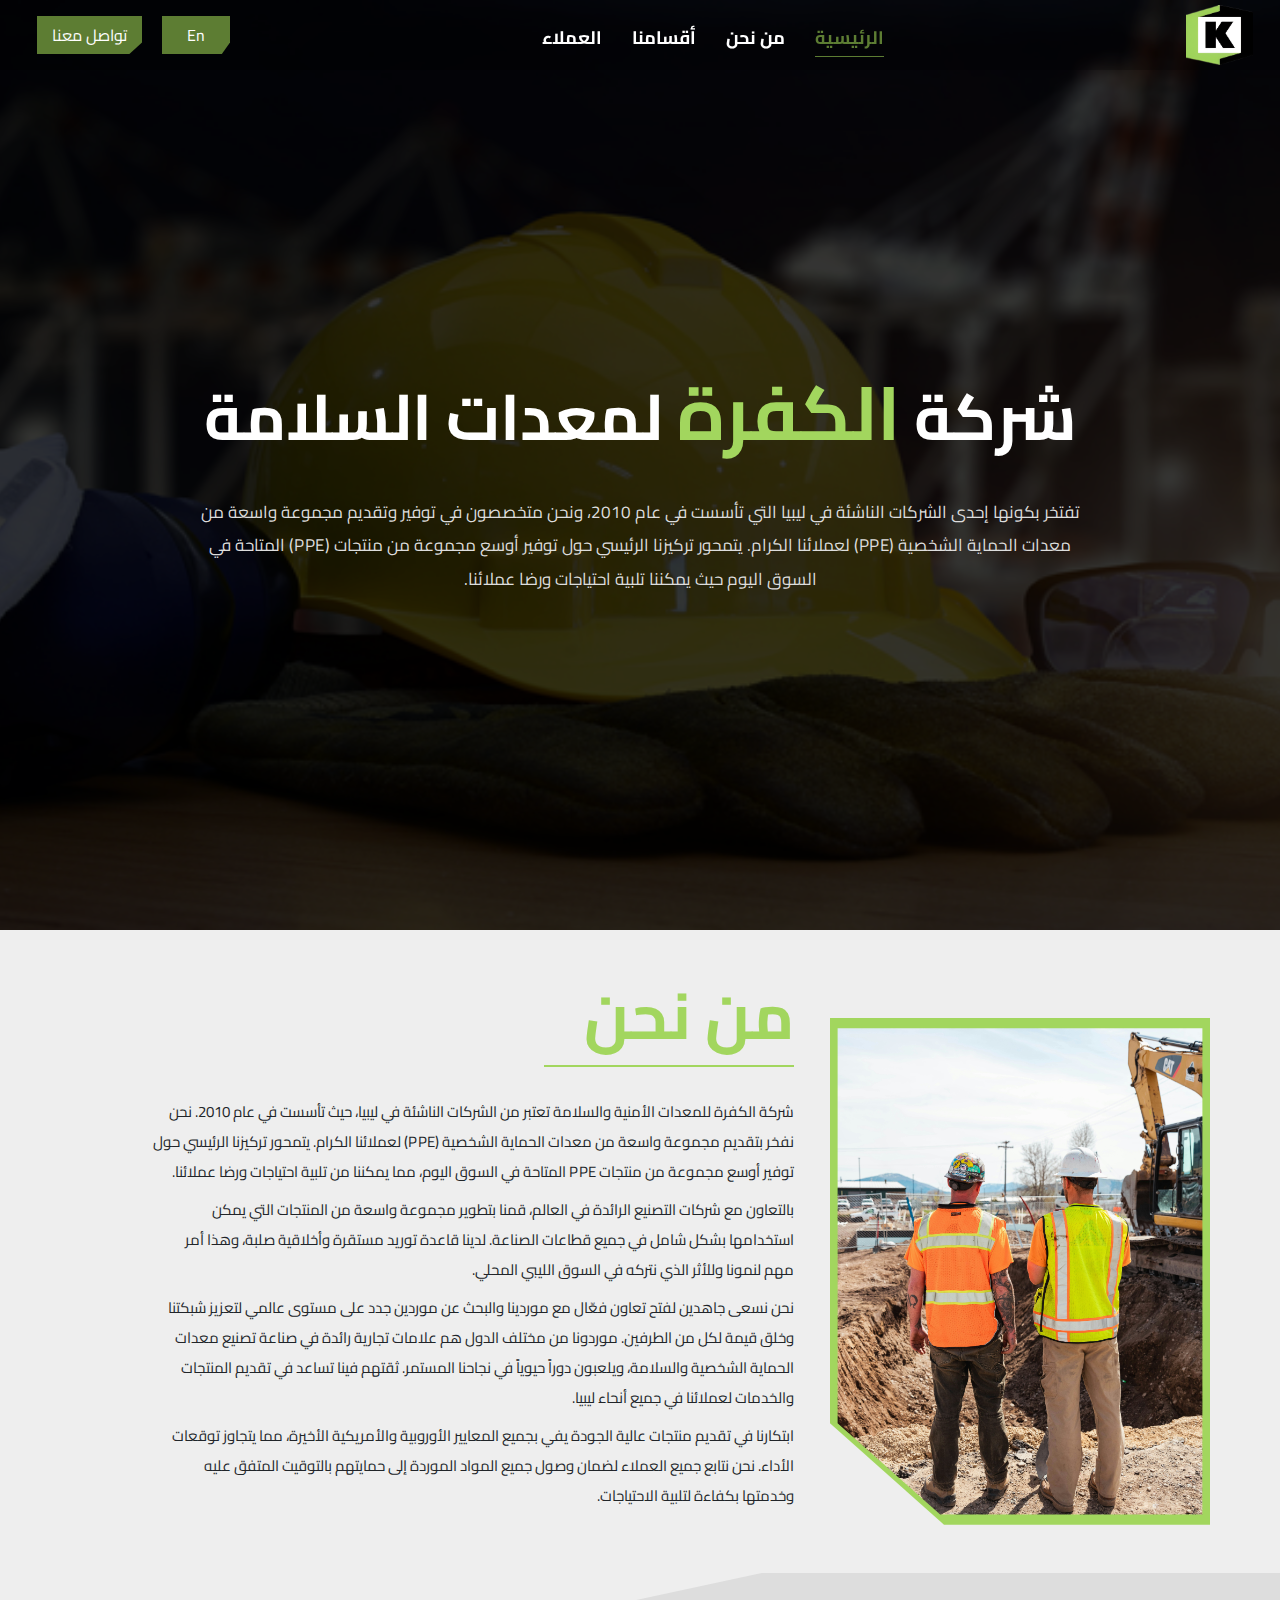
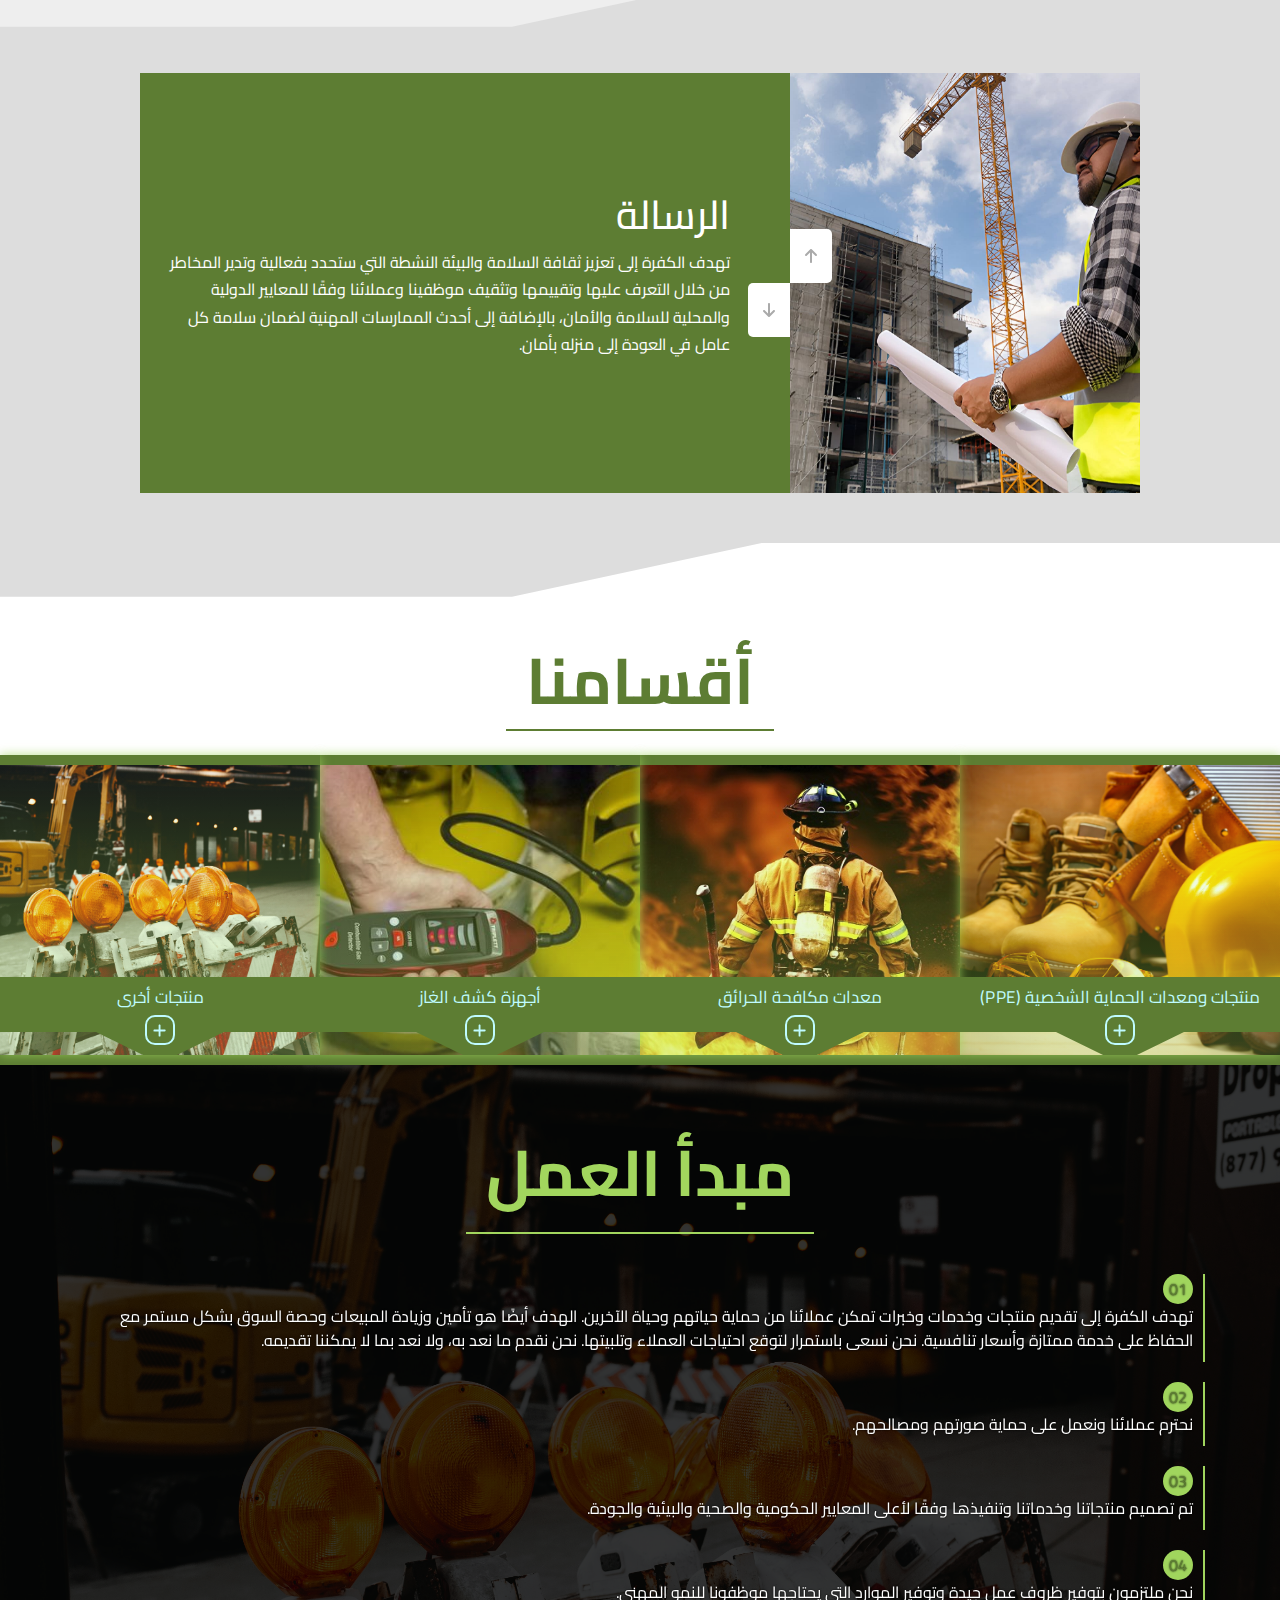
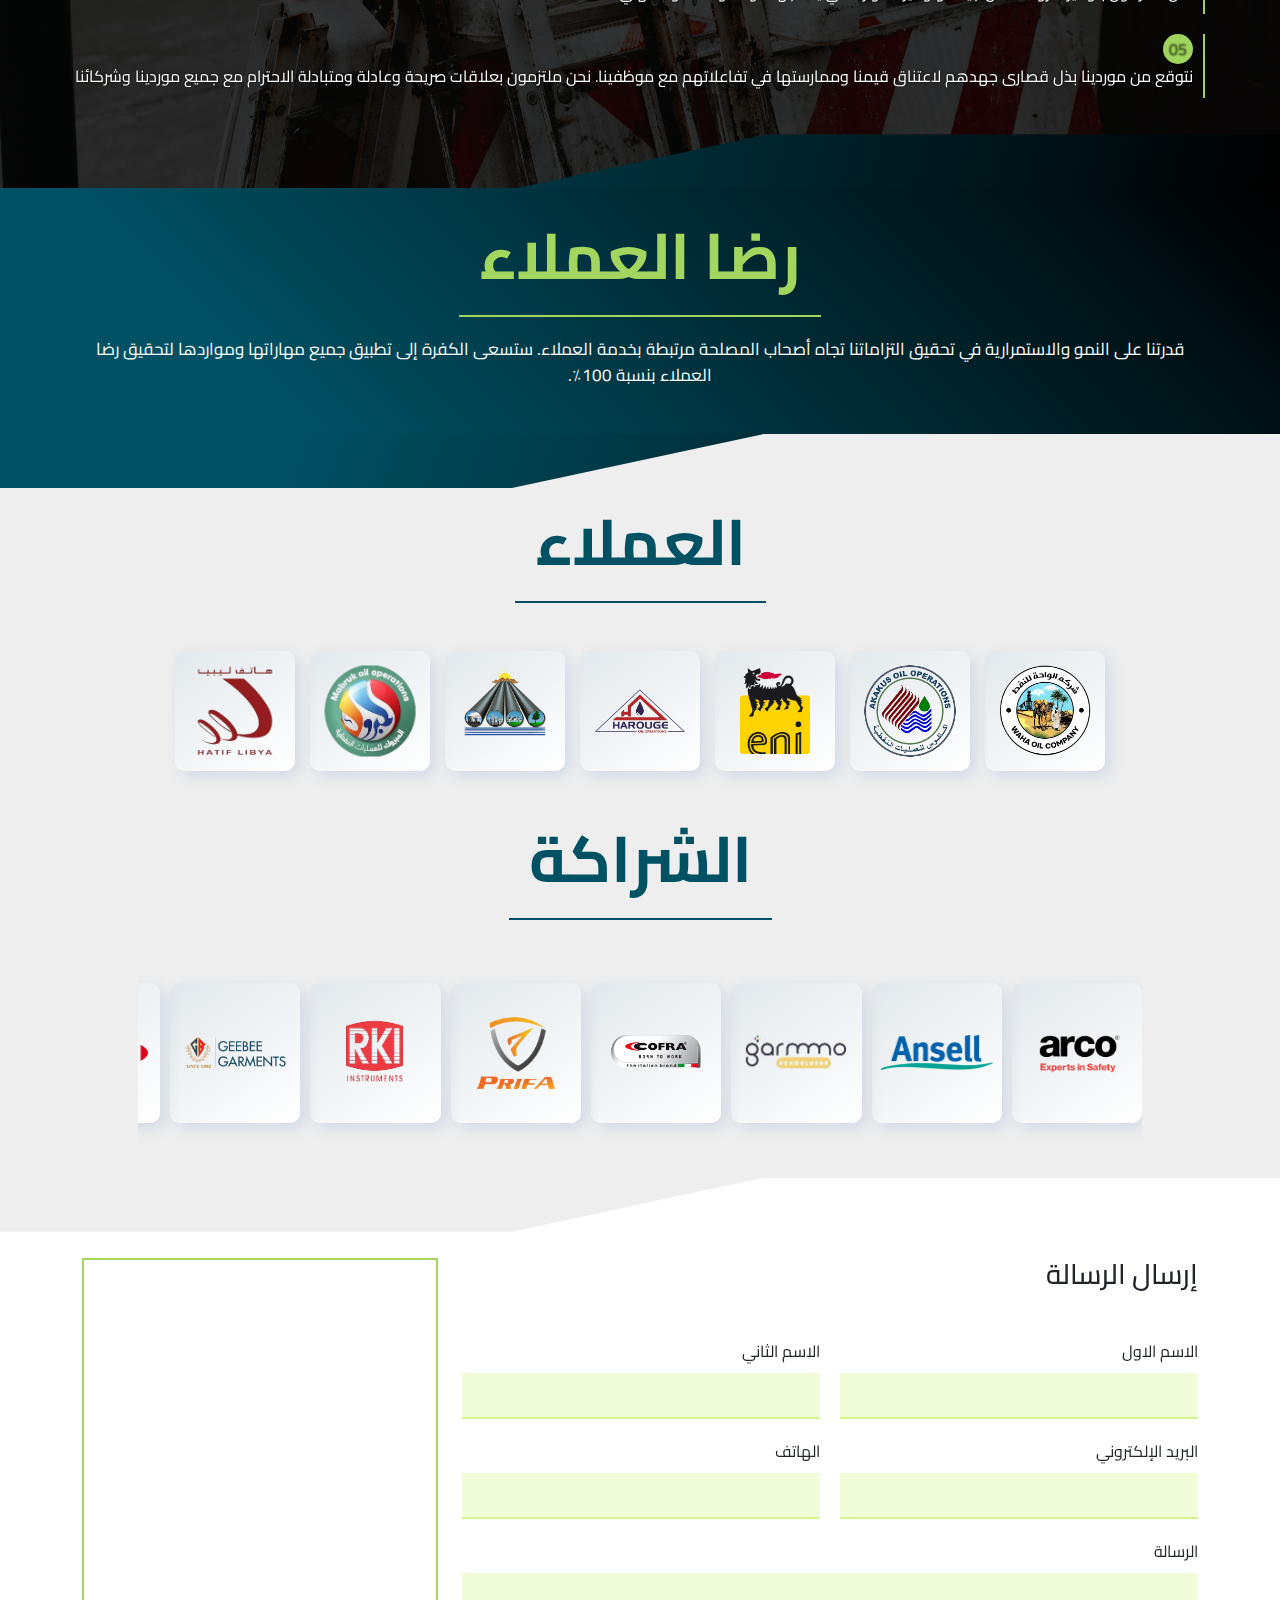
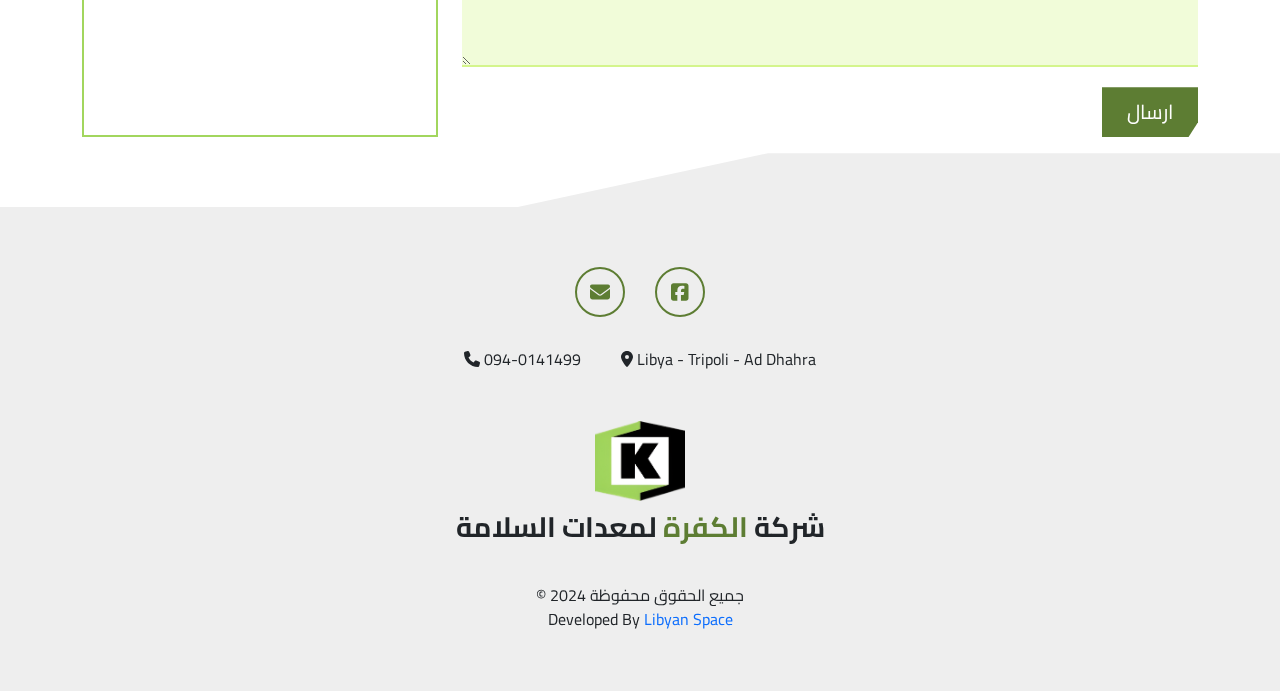
<file: index.html>
<!DOCTYPE html>
<html lang="en">

<head>
  <meta charset="UTF-8" />
  <meta name="viewport" content="width=device-width, initial-scale=1.0" />
  <title>Document</title>

  <link rel="stylesheet" href="assets/css/all.css" />
  <link rel="stylesheet" href="assets/css/all.min.css" />
  <link rel="stylesheet" href="assets/css/bootstrap.rtl.min.css" />
  <link rel="stylesheet" href="assets/css/style.css" />
  <link rel="stylesheet" href="assets/css/main.css" />
</head>

<body>
  <!-- //SECTION - header -->
  <div class="header d-none d-md-block">
    <div class="container-fluid">
      <div class="wrapper">
        <div class="logo">
          <a href="#">
            <img src="assets/img/logo.png" alt="logo" />
          </a>
        </div>

        <div class="menu_links">
          <ul>
            <li><a class="title_6 active" href="#">الرئيسية</a></li>
            <li><a class="title_6" href="#about-us">من نحن</a></li>
            <li><a class="title_6" href="#cat">أقسامنا</a></li>
            <li><a class="title_6" href="#clients"> العملاء</a></li>
          </ul>

          <!-- ----------------------------- -->
          <div class="cta cta_ln"><a href="indexEn.html">En</a></div>
          <div class="cta"><a href="#contact-us">تواصل معنا</a></div>
          <!-- ----------------------------- -->
        </div>
      </div>
    </div>
  </div>

  <nav class="navbar navbar-dark bg-dark fixed-top d-block d-md-none pt-0 ">
    <div class="container-fluid d-flex justify-content-between">
      <a class="navbar-brand" href="#">
        <img style="height: 50px;" src="assets/img/logo.png" alt="logo">
      </a>

      <button class="navbar-toggler" type="button" data-bs-toggle="offcanvas" data-bs-target="#offcanvasDarkNavbar"
        aria-controls="offcanvasDarkNavbar" aria-label="Toggle navigation" style="background: var(--my_active);
    font-size: 25px;
    padding: 10px;
    border-radius: 10px;">
        <i class="fa-solid fa-bars-staggered"></i>
      </button>
      <div class="offcanvas offcanvas-end text-bg-dark" tabindex="-1" id="offcanvasDarkNavbar"
        aria-labelledby="offcanvasDarkNavbarLabel">
        <div class="offcanvas-header">
          <h5 class="offcanvas-title" id="offcanvasDarkNavbarLabel">
            <li class="nav-item dropdown">
              <a class="nav-link dropdown-toggle" href="#" role="button" data-bs-toggle="dropdown"
                aria-expanded="false">
                <i class="fa-solid fa-earth-americas"></i>
                <span class="ps-2">اللغة</span>

              </a>
              <ul class="dropdown-menu dropdown-menu-dark">
                <li><a class="dropdown-item" href="#">العربية</a></li>
                <li>
                  <hr class="dropdown-divider">
                </li>
                <li><a class="dropdown-item" href="indexEn.html"> الانجليزية</a></li>
              </ul>
            </li>

          </h5>
          <button type="button" class="btn-close btn-close-white" data-bs-dismiss="offcanvas"
            aria-label="Close"></button>
        </div>
        <!-- ========================================== -->
        <div class="offcanvas-body mobile_links">
          <ul class="title_6 navbar-nav justify-content-end flex-grow-1 pe-3">
            <li class="nav-item">
              <a class="nav-link active" aria-current="page" href="#">
                <button type="" class="title_6" data-bs-dismiss="offcanvas" aria-label="Close">
                  <i class="fa-solid fa-house"></i>
                  <span>الرئيسية</span>
                </button>
              </a>
            </li>
            <li class="nav-item">
              <a class="nav-link active" aria-current="page" href="#about-us">
                <button type="" class="title_6" data-bs-dismiss="offcanvas" aria-label="Close">
                  <i class="fa-solid fa-address-card"></i>
                  <span>من نحن</span>
                </button>
              </a>
            </li>
            <li class="nav-item">
              <a class="nav-link active" aria-current="page" href="#cat">
                <button type="" class="title_6" data-bs-dismiss="offcanvas" aria-label="Close">
                  <i class="fa-solid fa-puzzle-piece"></i>
                  <span>أقسامنا</span>
                </button>
              </a>
            </li>
            <li class="nav-item">
              <a class="nav-link active" aria-current="page" href="#clients">
                <button type="" class="title_6" data-bs-dismiss="offcanvas" aria-label="Close">
                  <i class="fa-solid fa-users"></i>
                  <span>العملاء</span>
                </button>
              </a>
            </li>
            <li class="nav-item">
              <a class="nav-link active" aria-current="page" href="#contact-us">
                <button type="" class="title_6" data-bs-dismiss="offcanvas" aria-label="Close">
                  <i class="fa-solid fa-comments"></i>
                  <span>التواصل</span>
                </button>
              </a>
            </li>
            <li>
              <hr class="divider">
            </li>

            <li class="nav-item">
              <a class="nav-link active" aria-current="page" href="tel:+21894-0141499">
                <button type="" class="title_6" data-bs-dismiss="offcanvas" aria-label="Close">
                  <i class="fa-solid fa-phone"></i>
                  <span>094-0141499</span>
                </button>
              </a>
            </li>
            <li class="nav-item">
              <a class="nav-link active" aria-current="page" href="mailto:ainfo@libyanspace.ly">
                <button type="" class="title_6" data-bs-dismiss="offcanvas" aria-label="Close">
                  <i class="fa-solid fa-envelope"></i>
                  <span class="d-inline-block text-truncate">info@libyanspace.ly</span>
                </button>
              </a>
            </li>

          </ul>



        </div>
        <!-- ========================================== -->
      </div>
    </div>
  </nav>
  <!-- //!SECTION -->


  <!-- //SECTION - landing -->
  <div class="landing">
    <div class="bg"></div>
    <div class="container-fluid">
      <div class="wrapper mt-5 mt-md-0">
        <h1 class="title_2 title mt-5 mt-md-0">
          شركة <span style="color: var(--my_primary);font-size: 75px;">الكفرة</span> لمعدات
          السلامة
        </h1>
        <p class="body_1 info">
          تفتخر بكونها إحدى الشركات الناشئة في ليبيا التي تأسست في عام 2010،
          ونحن متخصصون في توفير وتقديم مجموعة واسعة من معدات الحماية الشخصية
          (PPE) لعملائنا الكرام. يتمحور تركيزنا الرئيسي حول توفير أوسع مجموعة
          من منتجات (PPE) المتاحة في السوق اليوم حيث يمكننا تلبية احتياجات
          ورضا عملائنا.
        </p>
      </div>
    </div>
  </div>
  <!-- //!SECTION -->

  <!-- //SECTION - about ------------------------------------>
  <div class="about pt-5 pb-5">
    <div class="container">
      <div class="wrapper row d-flex align-items-start justify-content-start gap-md-0 gap-lg-4">
        <div class="img d-none d-md-block col-5 col-lg-4">
          <img class="img-fluid" src="assets/img/about/about_1.jpg" alt="about" />
        </div>
        <div class="text col-12 col-md-7">
          <h2 id="about-us" class="title title_2">من نحن</h2>

          <ul class="d-grid gap-2 info body_2 lh-lg">
            <li>
              شركة الكفرة للمعدات الأمنية والسلامة تعتبر من الشركات الناشئة في
              ليبيا، حيث تأسست في عام 2010. نحن نفخر بتقديم مجموعة واسعة من
              معدات الحماية الشخصية (PPE) لعملائنا الكرام. يتمحور تركيزنا
              الرئيسي حول توفير أوسع مجموعة من منتجات PPE المتاحة في السوق
              اليوم، مما يمكننا من تلبية احتياجات ورضا عملائنا.
            </li>
            <li>
              بالتعاون مع شركات التصنيع الرائدة في العالم، قمنا بتطوير مجموعة
              واسعة من المنتجات التي يمكن استخدامها بشكل شامل في جميع قطاعات
              الصناعة. لدينا قاعدة توريد مستقرة وأخلاقية صلبة، وهذا أمر مهم
              لنمونا وللأثر الذي نتركه في السوق الليبي المحلي.
            </li>
            <li>
              نحن نسعى جاهدين لفتح تعاون فعّال مع موردينا والبحث عن موردين جدد
              على مستوى عالمي لتعزيز شبكتنا وخلق قيمة لكل من الطرفين. موردونا
              من مختلف الدول هم علامات تجارية رائدة في صناعة تصنيع معدات
              الحماية الشخصية والسلامة، ويلعبون دوراً حيوياً في نجاحنا
              المستمر. ثقتهم فينا تساعد في تقديم المنتجات والخدمات لعملائنا في
              جميع أنحاء ليبيا.
            </li>
            <li>
              ابتكارنا في تقديم منتجات عالية الجودة يفي بجميع المعايير
              الأوروبية والأمريكية الأخيرة، مما يتجاوز توقعات الأداء. نحن
              نتابع جميع العملاء لضمان وصول جميع المواد الموردة إلى حمايتهم
              بالتوقيت المتفق عليه وخدمتها بكفاءة لتلبية الاحتياجات.
            </li>
          </ul>
        </div>
      </div>
    </div>
  </div>
  <!-- //!SECTION -->

  <!-- //SECTION - slider ------------------------------------>
  <div class="my_slider">
    <div class="container-fluid">
      <div class="my_slider-container">
        <div class="left-slide">
          <div class="" style="background-color: var(--my_dark_2)">
            <h1>المسؤولية</h1>
            <p>
              بصفتنا مزودين لمعدات الحماية الشخصية، فإننا نتحمل المسؤولية
              النهائية في حماية الأرواح. يُعتَد بهذه المهمة بجدية في أداء
              واجباتنا
            </p>
          </div>
          <div style="background-color: var(--my_dark_3)">
            <h1>التميز</h1>
            <p>
              طبيعة عملنا تتطلب التميز في كل ما نقوم به. هذا يعني معرفة متفوقة
              بمنتجاتنا وخدماتنا وعملائنا. نحن نسعى لتعزيز التميز المهني من
              خلال تعزيز العمل الجماعي وخلق ظروف عمل تشجع على التطوير المهني
              لجميع الموظفين
            </p>
          </div>
          <div style="background-color: var(--my_primary)">
            <h1 class="title_4">رؤيتنا</h1>
            <p class="body_2">
              تهدف الكفرة إلى أن تكون المورد الرئيسي في ليبيا لمعدات السلامة،
              مع التركيز على المبيعات والخدمات الاستراتيجية لتحقيق النمو في
              المستقبل. تقوم ثقافتنا المؤسسية على قيم أساسية مثل العناية
              بالعملاء، والاحترام المتبادل، والابتكار، برؤية تهدف إلى تحقيق
              تأثير إيجابي على سلامة مكان العمل ورفاهية المجتمع.
            </p>
          </div>
          <div style="background-color: var(--my_dark_2)">
            <h1>الهدف</h1>
            <p>
              تهدف الكفرة إلى أن تكون المورد البارز لمعدات الحماية والأمان في
              جميع أنحاء بلاد ليبيا.
            </p>
          </div>
          <div style="background-color: var(--my_active)">
            <h1>الرسالة</h1>
            <p>
              تهدف الكفرة إلى تعزيز ثقافة السلامة والبيئة النشطة التي ستحدد
              بفعالية وتدير المخاطر من خلال التعرف عليها وتقييمها وتثقيف
              موظفينا وعملائنا وفقًا للمعايير الدولية والمحلية للسلامة
              والأمان، بالإضافة إلى أحدث الممارسات المهنية لضمان سلامة كل عامل
              في العودة إلى منزله بأمان.
            </p>
          </div>
        </div>
        <div class="right-slide">
          <div style="background-image: url('assets/img/slider/الرسالة.jpeg')"></div>
          <div style="
                background-image: url('assets/img/slider/الهدف.jpeg');
                background-position: center left;
              "></div>
          <div style="
                background-image: url('assets/img/slider/الرؤية.jpeg');
                background-position: center left;
              "></div>
          <div style="background-image: url('assets/img/slider/التميز.jpeg')"></div>
          <div style="background-image: url('assets/img/slider/المسؤولية.jpg')"></div>
        </div>
        <div class="action-buttons">
          <button class="down-button">
            <i class="fas fa-arrow-down"></i>
          </button>
          <button class="up-button">
            <i class="fas fa-arrow-up"></i>
          </button>
        </div>
      </div>
    </div>
  </div>
  <!-- //!SECTION -->

  <!-- //SECTION cat ------------------------------------>
  <div class="cat" id="cat">
    <div class="container-fluid">
      <h2 class="title title_2 mb-4">أقسامنا</h2>
      <div class="container-fluid row justify-content-center">

        <div class="cat-box col-12 col-sm-6 col-lg-3">
          <img src="./assets/img/landing/landing_1.jpeg" alt="cat-img" />

          <div class="cat-title body_2" data-bs-toggle="modal" data-bs-target="#cat_1">
            <h4 class="body_1">
              منتجات ومعدات الحماية الشخصية (PPE)
            </h4>
            <div class=""><i class="fa-solid fa-plus"></i></div>
          </div>
          <!-- Button trigger modal -->

          <!-- Modal -->
          <div class="modal fade " id="cat_1" tabindex="-1" aria-labelledby="cat_1Label" aria-hidden="true">
            <div class="modal-dialog modal-fullscreen-sm-down">
              <div class="modal-content ">

                <div class="modal-body pt-5">
                  <h2 class="title_6 mb-4">
                    منتجات ومعدات الحماية الشخصية (PPE)

                  </h2>
                  <ul>
                    <li>الحماية الرأسية</li>
                    <li>الحماية الجسدية</li>
                    <li>الحماية للقدمين</li>
                    <li>الحماية من السقوط.</li>
                    <li>قفازات السلامة</li>
                  </ul>
                </div>
                <hr class="divider w-100">
                <button type="button" class="btn btn-secondary w-75 m-auto mb-3" data-bs-dismiss="modal">إغلاق</button>

              </div>
            </div>
          </div>
        </div>

        <div class="cat-box col-12 col-sm-6 col-lg-3">
          <img src="./assets/img/cat/cat_2.jpg" alt="cat-img" />

          <div class="cat-title body_2" data-bs-toggle="modal" data-bs-target="#cat_2">
            <h4 class="body_1">
              معدات مكافحة الحرائق
            </h4>
            <div class=""><i class="fa-solid fa-plus"></i></div>
          </div>
          <!-- Button trigger modal -->

          <!-- Modal -->
          <div class="modal fade " id="cat_2" tabindex="-1" aria-labelledby="cat_1Label" aria-hidden="true">
            <div class="modal-dialog modal-fullscreen-sm-down">
              <div class="modal-content ">

                <div class="modal-body pt-5">
                  <h2 class="title_6 mb-4">
                    معدات مكافحة الحرائق.

                  </h2>
                  <ul>
                    <li>مركبات الإطفاء</li>
                    <li>مطفأة الحرائق</li>
                    <li>الرغوة ومعدات الرغوة</li>
                    <li>نظام حماية من الحرائق</li>
                    <li>مضخات الحريق</li>
                    <li>إنذارات دقيقة</li>
                    <li>نظام إدارة الدخان</li>
                    <li>السلامة والموارد</li>
                  </ul>
                </div>
                <hr class="divider w-100">
                <button style="background: #1d2b31;" type="button" class="btn btn-secondary w-75 m-auto mb-3"
                  data-bs-dismiss="modal">إغلاق</button>

              </div>
            </div>
          </div>
        </div>

        <div class="cat-box col-12 col-sm-6 col-lg-3">
          <img src="./assets/img/cat/cat_3.jpg" alt="cat-img" />

          <div href="#" class="cat-title body_2" data-bs-toggle="modal" data-bs-target="#cat_3">
            <h4 class="body_1">
              أجهزة كشف الغاز
            </h4>
            <div class=""><i class="fa-solid fa-plus"></i></div>
          </div>
          <!-- Button trigger modal -->

          <!-- Modal -->
          <div class="modal fade " id="cat_3" tabindex="-1" aria-labelledby="cat_1Label" aria-hidden="true">
            <div class="modal-dialog modal-fullscreen-sm-down">
              <div class="modal-content ">

                <div class="modal-body pt-5">
                  <h2 class="title_6 mb-4">
                    أجهزة كشف الغاز

                  </h2>
                  <ul>
                    <li>أجهزة كشف الغاز الشخصية.</li>
                    <li>أجهزة كشف الغاز المحمولة.</li>
                    <li>أجهزة كشف الغاز الثابتة.</li>
                    <li>ملحقات</li>
                  </ul>
                </div>
                <hr class="divider w-100">
                <button style="background: #1d2b31;" type="button" class="btn btn-secondary w-75 m-auto mb-3"
                  data-bs-dismiss="modal">إغلاق</button>

              </div>
            </div>
          </div>
        </div>

        <div class="cat-box col-12 col-sm-6 col-lg-3">
          <img src="./assets/img/cat/cat_4.jpg" alt="cat-img" />

          <div class="cat-title body_2" data-bs-toggle="modal" data-bs-target="#cat_4">
            <h4 class="body_1">
              منتجات أخرى
            </h4>
            <div class=""><i class="fa-solid fa-plus"></i></div>
          </div>
          <!-- Button trigger modal -->

          <!-- Modal -->
          <div class="modal fade " id="cat_4" tabindex="-1" aria-labelledby="cat_1Label" aria-hidden="true">
            <div class="modal-dialog modal-fullscreen-sm-down">
              <div class="modal-content ">

                <div class="modal-body pt-5">
                  <h2 class="title_6 mb-4">
                    منتجات أخرى
                  </h2>

                  <ul>
                    <li>الإسعافات الأولية</li>
                    <li>حلول الرعاية في حالات التسرب</li>
                    <li>حماية البيئة</li>
                    <li>كاميرات المراقبة</li>
                    <li>نظام المراقبة</li>
                  </ul>
                </div>
                <hr class="divider w-100">
                <button style="background: #1d2b31;" type="button" class="btn btn-secondary w-75 m-auto mb-3"
                  data-bs-dismiss="modal">إغلاق</button>

              </div>
            </div>
          </div>
        </div>

      </div>
    </div>
  </div>
  <!-- //!SECTION cat -->

  <!-- //SECTION PRINCIPLE OF ACTION --------------------------->
  <div class="principle">
    <div class="container">
      <h2 class="title title_2 my_border">مبدأ العمل</h2>
      <ul class="principle-list">
        <li data-x="01" class="principle-item">
          تهدف الكفرة إلى تقديم منتجات وخدمات وخبرات تمكن عملائنا من حماية
          حياتهم وحياة الآخرين. الهدف أيضًا هو تأمين وزيادة المبيعات وحصة
          السوق بشكل مستمر مع الحفاظ على خدمة ممتازة وأسعار تنافسية. نحن نسعى
          باستمرار لتوقع احتياجات العملاء وتلبيتها. نحن نقدم ما نعد به، ولا
          نعد بما لا يمكننا تقديمه.
        </li>
        <li data-x="02" class="principle-item">
          نحترم عملائنا ونعمل على حماية صورتهم ومصالحهم.
        </li>
        <li data-x="03" class="principle-item">
          تم تصميم منتجاتنا وخدماتنا وتنفيذها وفقًا لأعلى المعايير الحكومية
          والصحية والبيئية والجودة.
        </li>
        <li data-x="04" class="principle-item">
          نحن ملتزمون بتوفير ظروف عمل جيدة وتوفير الموارد التي يحتاجها موظفونا
          للنمو المهني.
        </li>
        <li data-x="05" class="principle-item">
          نتوقع من موردينا بذل قصارى جهدهم لاعتناق قيمنا وممارستها في
          تفاعلاتهم مع موظفينا. نحن ملتزمون بعلاقات صريحة وعادلة ومتبادلة
          الاحترام مع جميع موردينا وشركائنا
        </li>
      </ul>
    </div>
  </div>
  <!-- //!SECTION -->

  <!-- //SECTION - CUSTOMER SATISFACTION  ----------------------->
  <div class="coustomer">
    <div class="container">
      <div class="my-card">
        <h3 class="title title_2 my_border">رضا العملاء</h3>
        <p class="body body_1">
          قدرتنا على النمو والاستمرارية في تحقيق التزاماتنا تجاه أصحاب المصلحة
          مرتبطة بخدمة العملاء. ستسعى الكفرة إلى تطبيق جميع مهاراتها ومواردها
          لتحقيق رضا العملاء بنسبة 100٪.
        </p>
      </div>
    </div>
  </div>
  <!-- //!SECTION -   -->

  <!-- //SECTION - clints ------------------------------------>
  <div class="clints" id="clients">
    <div class="container">
      <div class=" text-start">
        <h1 class="title title_2 my_border">العملاء</h1>
      </div>
      <div class="wrapper mt-5">
        <div class="slide">
          <img style="transform: scale(2.5);" src="assets/img/clints/1.png" alt="clints_1" />
        </div>
        <div class="slide">
          <img style="transform: scale(1.7);" src="assets/img/clints/2.png" alt="clints_1" />
        </div>
        <div class="slide">
          <img src="assets/img/clints/3.png" alt="clints_1" />
        </div>
        <div class="slide">
          <img style="transform: scale(1.3);" src="assets/img/clints/4.png" alt="clints_1" />
        </div>
        <div class="slide">
          <img style="transform: scale(3);" src="assets/img/clints/5.png" alt="clints_1" />
        </div>
        <div class="slide">
          <img style="transform: scale(1.3);" src="assets/img/clints/6.png" alt="clints_1" />
        </div>
        <div class="slide">
          <img style="transform: scale(1.3);" src="assets/img/clints/7.png" alt="clints_1" />
        </div>

      </div>
    </div>
  </div>
  <!-- //!SECTION -->

  <!-- //SECTION - partnership -->
  <div class="partnership">
    <div class="container">
      <div class="container">
        <div class="">
          <h1 class="title title_2 my_border">الشراكة</h1>
        </div>
      </div>

      <div class="slider">
        <div class="slide-track">

          <div class="slide">
            <img style="transform: scale(1.2);" src="assets/img/partnership/1.png" alt="partnership_1" />
          </div>
          <div class="slide">
            <img style="transform: scale(1.4);" src="assets/img/partnership/2.png" alt="partnership_1" />
          </div>
          <div class="slide">
            <img style="transform: scale(1.4);" src="assets/img/partnership/3.png" alt="partnership_1" />
          </div>
          <div class="slide">
            <img style="transform: scale(1.7);" src="assets/img/partnership/4.png" alt="partnership_1" />
          </div>
          <div class="slide">
            <img src="assets/img/partnership/5.png" alt="partnership_1" />
          </div>
          <div class="slide">
            <img style="transform: scale(1.3);" src="assets/img/partnership/6.png" alt="partnership_1" />
          </div>
          <div class="slide">
            <img style="transform: scale(1.34);" src="assets/img/partnership/7.png" alt="partnership_1" />
          </div>
          <div class="slide">
            <img style="transform: scale(1.7);" src="assets/img/partnership/8.png" alt="partnership_1" />
          </div>
          <div class="slide">
            <img style="transform: scale(1.34);" src="assets/img/partnership/9.png" alt="partnership_1" />
          </div>
          <div class="slide">
            <img style="transform: scale(1.34);" src="assets/img/partnership/10.svg" alt="partnership_1" />
          </div>

          <div class="slide">
            <img style="transform: scale(1.2);" src="assets/img/partnership/1.png" alt="partnership_1" />
          </div>
          <div class="slide">
            <img style="transform: scale(1.4);" src="assets/img/partnership/2.png" alt="partnership_1" />
          </div>
          <div class="slide">
            <img style="transform: scale(1.4);" src="assets/img/partnership/3.png" alt="partnership_1" />
          </div>
          <div class="slide">
            <img style="transform: scale(1.7);" src="assets/img/partnership/4.png" alt="partnership_1" />
          </div>
          <div class="slide">
            <img src="assets/img/partnership/5.png" alt="partnership_1" />
          </div>
          <div class="slide">
            <img style="transform: scale(1.3);" src="assets/img/partnership/6.png" alt="partnership_1" />
          </div>
          <div class="slide">
            <img style="transform: scale(1.34);" src="assets/img/partnership/7.png" alt="partnership_1" />
          </div>
          <div class="slide">
            <img style="transform: scale(1.7);" src="assets/img/partnership/8.png" alt="partnership_1" />
          </div>
          <div class="slide">
            <img style="transform: scale(1.34);" src="assets/img/partnership/9.png" alt="partnership_1" />
          </div>
          <div class="slide">
            <img style="transform: scale(1.34);" src="assets/img/partnership/10.svg" alt="partnership_1" />
          </div>

          <div class="slide">
            <img style="transform: scale(1.2);" src="assets/img/partnership/1.png" alt="partnership_1" />
          </div>
          <div class="slide">
            <img style="transform: scale(1.4);" src="assets/img/partnership/2.png" alt="partnership_1" />
          </div>
          <div class="slide">
            <img style="transform: scale(1.4);" src="assets/img/partnership/3.png" alt="partnership_1" />
          </div>
          <div class="slide">
            <img style="transform: scale(1.7);" src="assets/img/partnership/4.png" alt="partnership_1" />
          </div>
          <div class="slide">
            <img src="assets/img/partnership/5.png" alt="partnership_1" />
          </div>
          <div class="slide">
            <img style="transform: scale(1.3);" src="assets/img/partnership/6.png" alt="partnership_1" />
          </div>
          <div class="slide">
            <img style="transform: scale(1.34);" src="assets/img/partnership/7.png" alt="partnership_1" />
          </div>
          <div class="slide">
            <img style="transform: scale(1.7);" src="assets/img/partnership/8.png" alt="partnership_1" />
          </div>
          <div class="slide">
            <img style="transform: scale(1.34);" src="assets/img/partnership/9.png" alt="partnership_1" />
          </div>
          <div class="slide">
            <img style="transform: scale(1.34);" src="assets/img/partnership/10.svg" alt="partnership_1" />
          </div>

        </div>
      </div>
    </div>
  </div>
  <!-- //!SECTION -->

  <!-- //SECTION - Contact us -------------------------->
  <div class="contact-us" id="contact-us">
    <div class="container">
      <div class="row">
        <div class="sec-one col-md-12 col-lg-8">
          <h3>إرسال الرسالة</h3>
          <form>
            <div class="input-container mt-5">
              <div class="input-sec">
                <div class="input">
                  <label for="first-name">الاسم الاول</label>
                  <input required type="text" id="first-name" name="first-name" />
                </div>
                <div class="input">
                  <label for="last-name">الاسم الثاني</label>
                  <input required type="text" id="last-name" name="last-name" />
                </div>
              </div>

              <div class="input-sec">
                <div class="input">
                  <label for="email"> البريد الإلكتروني</label>
                  <input required type="email" id="email" name="email" />
                </div>
                <div class="input">
                  <label for="phone">الهاتف </label>
                  <input required type="number" id="phone" name="phone" />
                </div>
              </div>
              <div class="input-sec">
                <div class="input">
                  <label for="message">الرسالة </label>
                  <textarea required name="message" id="message" cols="30" rows="3"></textarea>
                </div>
              </div>
            </div>
            <input class="send" type="submit" value="ارسال" />
          </form>
        </div>

        <div class="sec-two col-md-12 col-lg-4">
          <div class="map" style="height: 100%">
            <iframe width="100%" height="100%" style="border: 02px solid var(--my_primary)"
              src="https://www.google.com/maps/embed?pb=!1m18!1m12!1m3!1d3401.7262288021816!2d13.22314425573184!3d32.890950465488025!2m3!1f0!2f0!3f0!3m2!1i1024!2i768!4f13.1!3m3!1m2!1s0x13a8931608b32fe5%3A0xc19501591e7d5e00!2z2KfZhNi02LHZg9ipINin2YTZhdir2KfZhNmK2Kkg2YTZhNin2K_ZiNmK2Kkg2YjYp9mE2YXYudiv2KfYqiDYp9mE2LfYqNmK2Kk!5e0!3m2!1sar!2sly!4v1710235154849!5m2!1sar!2sly"
              allowfullscreen="" loading="lazy" referrerpolicy="no-referrer-when-downgrade"></iframe>
          </div>
        </div>
      </div>
    </div>
  </div>
  <!-- //!SECTION - Contact us -->

  <!-- //SECTION - Footer -->
  <div class="footer">
    <div class="container">
      <div class="sec-one">
        <a href="#"><i class="fa-brands fa-square-facebook"></i></a>
        <a href="#"><i class="fa-solid fa-envelope"></i></a>
      </div>
      <div class="sec-two">
        <ul>
          <li>
            Libya - Tripoli - Ad Dhahra
            <i class="fa-solid fa-location-dot"></i>
          </li>
          <li>
            094-0141499
            <i class="fa-solid fa-phone"></i>
          </li>
        </ul>
      </div>
      <div class="sec-three">
        <div class="logo"><img src="assets/img/logo.png" alt="#" /></div>
        <h3 class="title">
          شركة <span style="color: var(--my_active)">الكفرة</span> لمعدات
          السلامة
        </h3>
      </div>
      <div class="sec-four">
        <div>
          جميع الحقوق محفوظة
          <span>2024 &copy;</span>
        </div>
        <span>Developed By
          <a href="https://www.libyanspace.ly/"> Libyan Space </a>
        </span>
      </div>
    </div>
  </div>
  <!-- //!SECTION - Footer -->

  <script src="assets/js/all.js"></script>
  <script src="assets/js/bootstrap.bundle.min.js"></script>
  <script src="assets/js/jquery.js"></script>
  <script src="assets/js/main.js"></script>
</body>

</html>
</file>
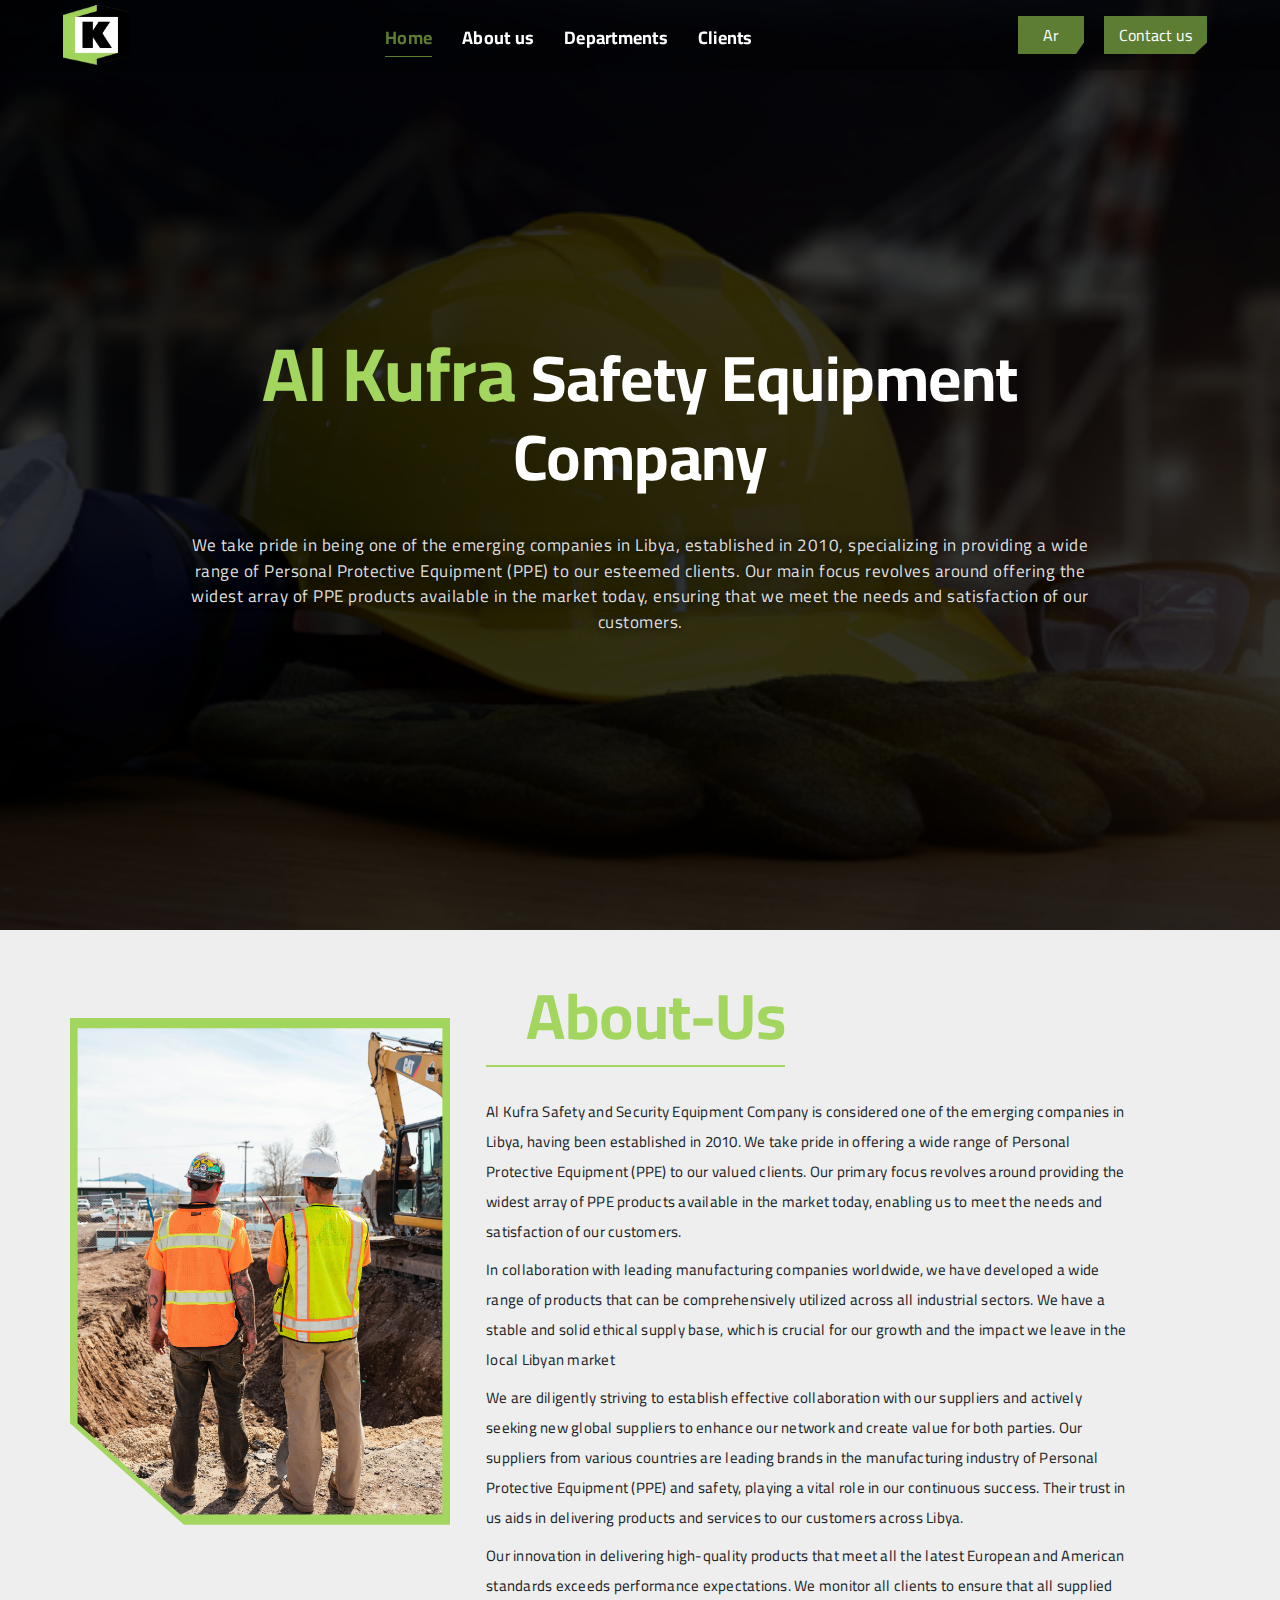
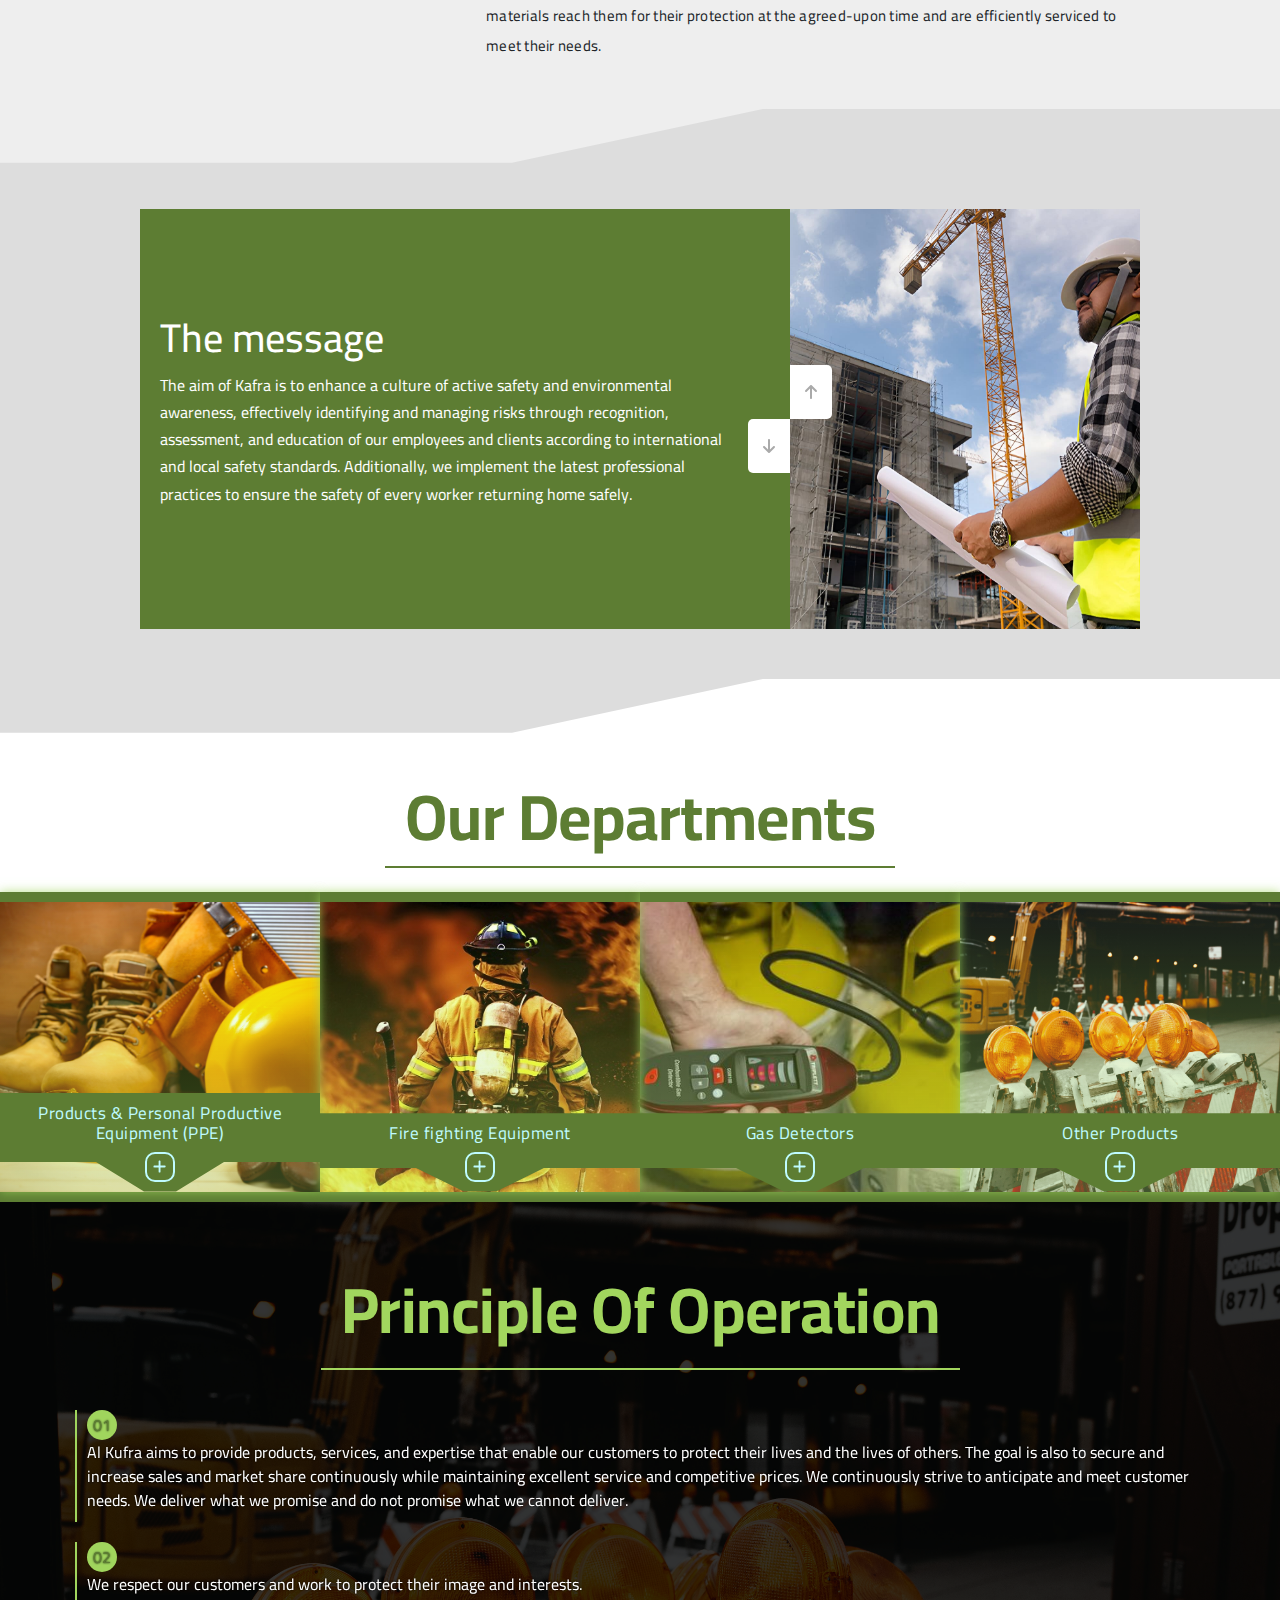
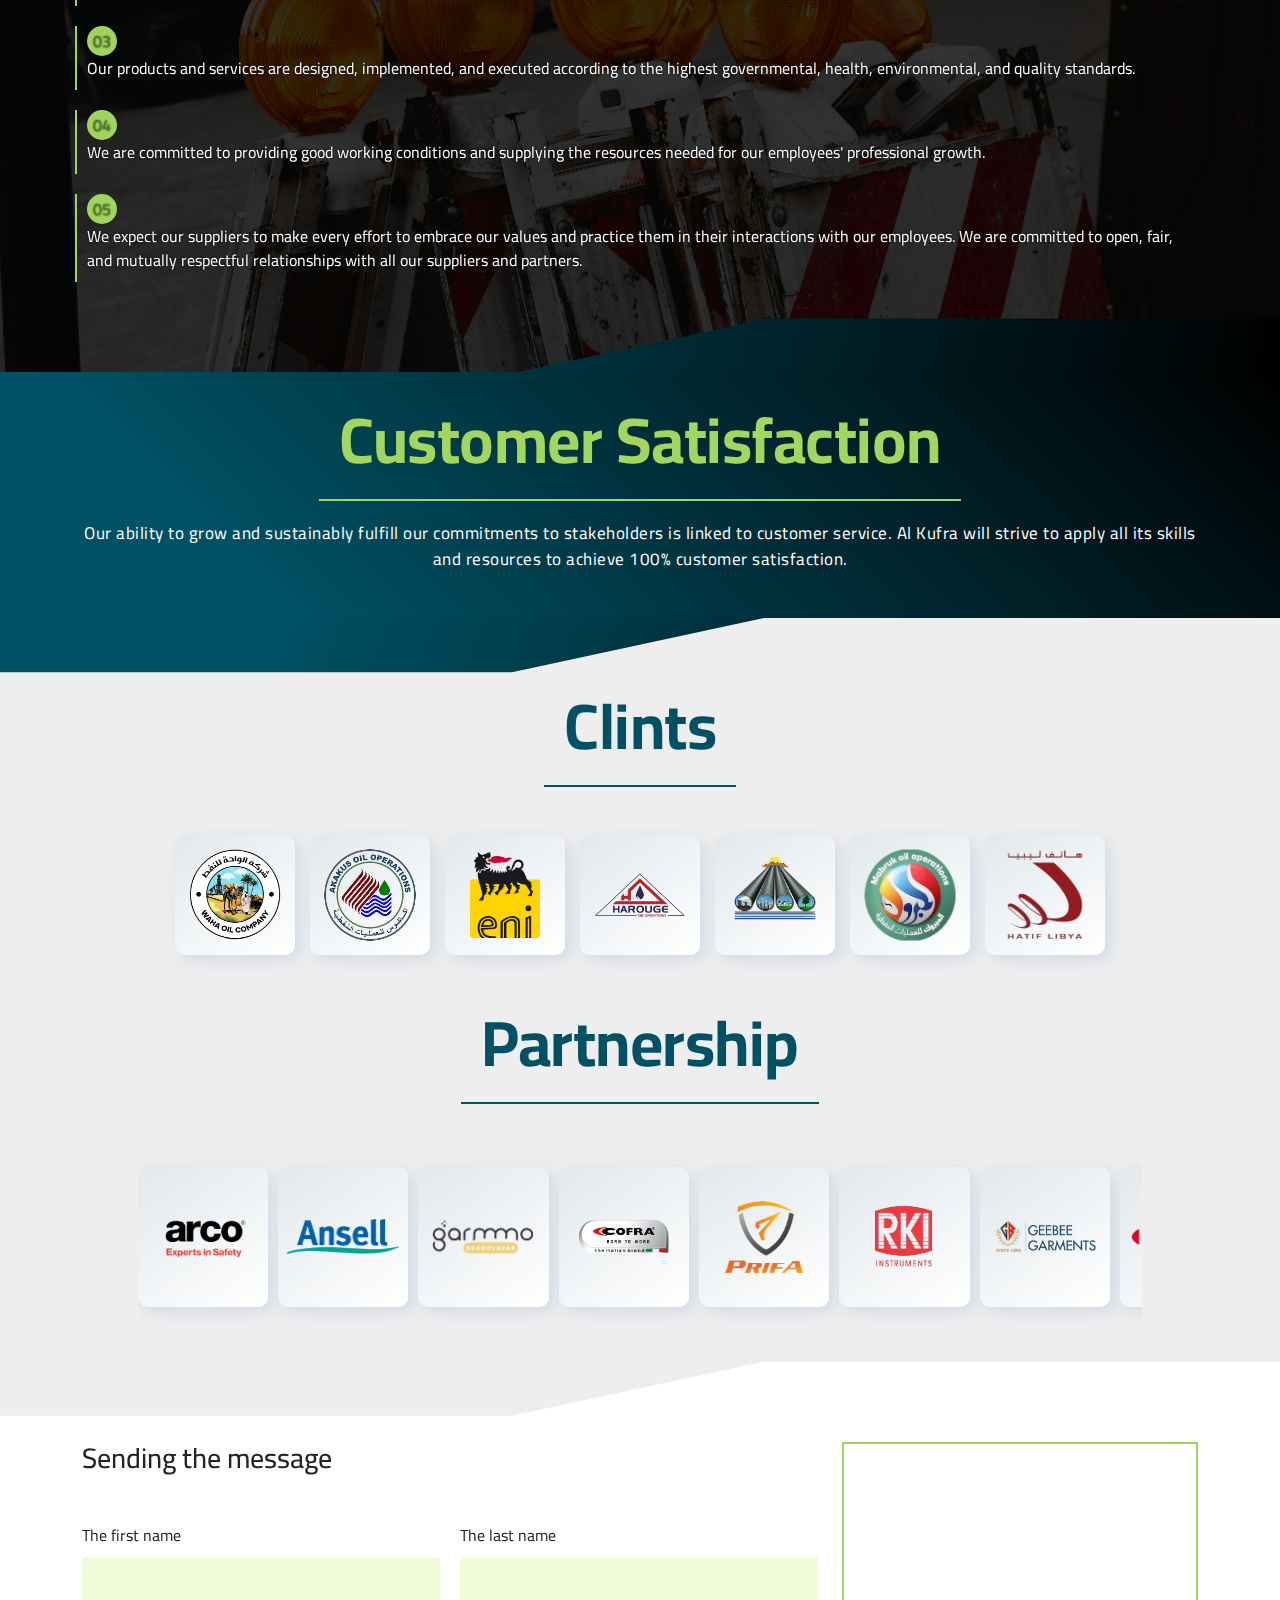
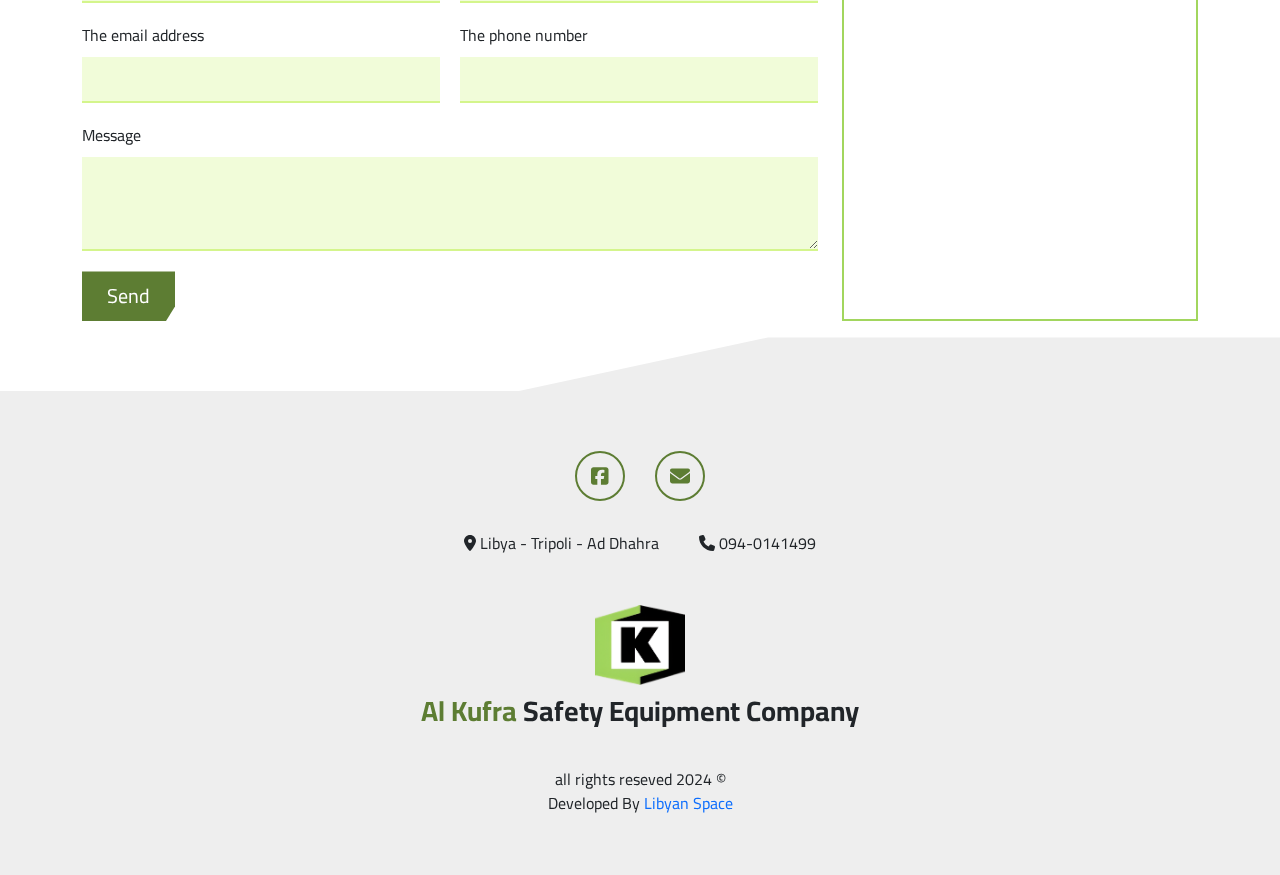
<file: indexEn.html>
<!DOCTYPE html>
<html lang="en">

<head>
  <meta charset="UTF-8" />
  <meta name="viewport" content="width=device-width, initial-scale=1.0" />
  <title>Document</title>

  <link rel="stylesheet" href="assets/css/all.css" />
  <link rel="stylesheet" href="assets/css/all.min.css" />
  <link rel="stylesheet" href="assets/css/bootstrap.rtl.min.css" />
  <link rel="stylesheet" href="assets/css/style.css" />
  <link rel="stylesheet" href="assets/css/main.css" />
  <link rel="stylesheet" href="assets/css/mainEn.css" />
</head>

<body>
  <!-- //SECTION - header ------------------------------------>
  <div class="header d-none d-md-block">
    <div class="container-fluid ps-xl-5 pe-xl-5">
      <div class="wrapper">
        <div class="logo">
          <a href="#">
            <img src="assets/img/logo.png" alt="logo" />
          </a>
        </div>
        <div class="cta cta_ln menu_phone"><a href="index.html">Ar</a></div>

        <div class="menu_links">
          <ul>
            <li><a class="title_6 active" href="#">Home</a></li>
            <li><a class="title_6" href="#about-us"> About us</a></li>
            <li><a class="title_6" href="#cat">Departments</a></li>
            <li><a class="title_6" href="#clients"> Clients</a></li>
          </ul>

          <!-- ----------------------------- -->
          <div class="cta cta_ln"><a href="index.html">Ar</a></div>
          <div class="cta"><a href="#contact-us">Contact us</a></div>
          <!-- ----------------------------- -->
        </div>

        <div class="nav_mobile menu_phone">
          <ul class="">
            <li>
              <a href="#contact-us"><span>contact</span><i class="mobile_item fa-solid fa-envelope"></i></a>
            </li>
            <li>
              <a href="#about-us"><span>about </span><i class="mobile_item fa-solid fa-address-card"></i></a>
            </li>
            <li>
              <a href="#"><span>home</span><i class="mobile_item my_active fa-solid fa-house my_active"></i></a>
            </li>
            <li>
              <a href="#cat"><span>departments</span><i class="mobile_item fa-solid fa-screwdriver-wrench"></i></a>
            </li>
            <li>
              <a href="#clients"><span>clints</span><i class="mobile_item fa-solid fa-briefcase"></i></a>
            </li>
          </ul>
        </div>
      </div>
    </div>
  </div>

  <nav class="navbar navbar-dark bg-dark fixed-top d-block d-md-none pt-0 ">
    <div class="container-fluid d-flex justify-content-between">
      <a class="navbar-brand" href="#">
        <img style="height: 50px;" src="assets/img/logo.png" alt="logo">
      </a>

      <button class="navbar-toggler" type="button" data-bs-toggle="offcanvas" data-bs-target="#offcanvasDarkNavbar"
        aria-controls="offcanvasDarkNavbar" aria-label="Toggle navigation" style="background: var(--my_active);
      font-size: 25px;
      padding: 10px;
      border-radius: 10px;">
        <i class="fa-solid fa-bars-staggered"></i>
      </button>
      <div class="offcanvas offcanvas-end text-bg-dark" tabindex="-1" id="offcanvasDarkNavbar"
        aria-labelledby="offcanvasDarkNavbarLabel">
        <div class="offcanvas-header">
          <h5 class="offcanvas-title" id="offcanvasDarkNavbarLabel">
            <li class="nav-item dropdown">
              <a class="nav-link dropdown-toggle" href="#" role="button" data-bs-toggle="dropdown"
                aria-expanded="false">
                <i class="fa-solid fa-earth-americas"></i>
                <span class="pe-2">languages</span>
              </a>
              <ul class="dropdown-menu dropdown-menu-dark end-0 text-end">
                <li><a class="dropdown-item" href="index.html">Arabic</a></li>
                <li>
                  <hr class="dropdown-divider">
                </li>
                <li><a class="dropdown-item" href="#"> English</a></li>
              </ul>
            </li>

          </h5>
          <button type="button" class="btn-close btn-close-white" data-bs-dismiss="offcanvas"
            aria-label="Close"></button>
        </div>
        <!-- ========================================== -->
        <div class="offcanvas-body mobile_links">
          <ul class="title_6 navbar-nav justify-content-end flex-grow-1 pe-3">
            <li class="nav-item">
              <a class="nav-link active" aria-current="page" href="#">
                <button type="" class="title_6" data-bs-dismiss="offcanvas" aria-label="Close">
                  <i class="fa-solid fa-house"></i>
                  <span>Home</span>
                </button>
              </a>
            </li>
            <li class="nav-item">
              <a class="nav-link active" aria-current="page" href="#about-us">
                <button type="" class="title_6" data-bs-dismiss="offcanvas" aria-label="Close">
                  <i class="fa-solid fa-address-card"></i>
                  <span> About-us</span>
                </button>
              </a>
            </li>
            <li class="nav-item">
              <a class="nav-link active" aria-current="page" href="#cat">
                <button type="" class="title_6" data-bs-dismiss="offcanvas" aria-label="Close">
                  <i class="fa-solid fa-puzzle-piece"></i>
                  <span>Departments</span>
                </button>
              </a>
            </li>
            <li class="nav-item">
              <a class="nav-link active" aria-current="page" href="#clients">
                <button type="" class="title_6" data-bs-dismiss="offcanvas" aria-label="Close">
                  <i class="fa-solid fa-users"></i>
                  <span>Customers</span>
                </button>
              </a>
            </li>
            <li class="nav-item">
              <a class="nav-link active" aria-current="page" href="#contact-us">
                <button type="" class="title_6" data-bs-dismiss="offcanvas" aria-label="Close">
                  <i class="fa-solid fa-comments"></i>
                  <span>Contact</span>
                </button>
              </a>
            </li>
            <li>
              <hr class="divider">
            </li>

            <li class="nav-item">
              <a class="nav-link active" aria-current="page" href="tel:+21894-0141499">
                <button type="" class="title_6" data-bs-dismiss="offcanvas" aria-label="Close">
                  <i class="fa-solid fa-phone"></i>
                  <span>094-0141499</span>
                </button>
              </a>
            </li>
            <li class="nav-item">
              <a class="nav-link active" aria-current="page" href="mailto:info@libyanspace.ly">
                <button type="" class="title_6" data-bs-dismiss="offcanvas" aria-label="Close">
                  <i class="fa-solid fa-envelope"></i>
                  <span class="d-inline-block text-truncate">info@libyanspace.ly</span>
                </button>
              </a>
            </li>

          </ul>



        </div>
        <!-- ========================================== -->
      </div>
    </div>
  </nav>
  <!-- //!SECTION -->

  <!-- //SECTION - landing ------------------------------------>
  <div class="landing">
    <div class="bg"></div>
    <div class="container-fluid">
      <div class="wrapper mt-5 mt-md-0">
        <h1 class="title_2 title mt-5 mt-md-0">
          <span style="color: var(--my_primary);font-size:75px;">Al Kufra </span> Safety
          Equipment Company
        </h1>
        <p class="body_1 info">
          We take pride in being one of the emerging companies in Libya,
          established in 2010, specializing in providing a wide range of
          Personal Protective Equipment (PPE) to our esteemed clients. Our
          main focus revolves around offering the widest array of PPE products
          available in the market today, ensuring that we meet the needs and
          satisfaction of our customers.
        </p>
      </div>
    </div>
  </div>
  <!-- //!SECTION -->

  <!-- //SECTION - about ------------------------------------>
  <div class="about pt-5 pb-5">
    <div class="container">
      <div class="wrapper row d-flex align-items-start justify-content-start gap-md-0 gap-lg-4">
        <div class="img d-none d-md-block col-5 col-lg-4">
          <img class="img-fluid" src="assets/img/about/about_1.jpg" alt="about" />
        </div>
        <div class="text col-12 col-md-7">
          <h2 id="about-us" class="title title_2">About-us</h2>

          <ul class="d-grid gap-2 info body_2 lh-lg">
            <li>
              Al Kufra Safety and Security Equipment Company is considered one
              of the emerging companies in Libya, having been established in
              2010. We take pride in offering a wide range of Personal
              Protective Equipment (PPE) to our valued clients. Our primary
              focus revolves around providing the widest array of PPE products
              available in the market today, enabling us to meet the needs and
              satisfaction of our customers.
            </li>
            <li>
              In collaboration with leading manufacturing companies worldwide,
              we have developed a wide range of products that can be
              comprehensively utilized across all industrial sectors. We have
              a stable and solid ethical supply base, which is crucial for our
              growth and the impact we leave in the local Libyan market
            </li>
            <li>
              We are diligently striving to establish effective collaboration
              with our suppliers and actively seeking new global suppliers to
              enhance our network and create value for both parties. Our
              suppliers from various countries are leading brands in the
              manufacturing industry of Personal Protective Equipment (PPE)
              and safety, playing a vital role in our continuous success.
              Their trust in us aids in delivering products and services to
              our customers across Libya.
            </li>
            <li>
              Our innovation in delivering high-quality products that meet all
              the latest European and American standards exceeds performance
              expectations. We monitor all clients to ensure that all supplied
              materials reach them for their protection at the agreed-upon
              time and are efficiently serviced to meet their needs.
            </li>
          </ul>
        </div>
      </div>
    </div>
  </div>
  <!-- //!SECTION -->

  <!-- //SECTION - slider ------------------------------------>
  <div class="my_slider">
    <div class="container-fluid">
      <div class="my_slider-container">
        <div class="left-slide">
          <div class="" style="background-color: var(--my_dark_2)">
            <h1>The responsibility</h1>
            <p>
              As providers of personal protective equipment, we bear the
              ultimate responsibility for protecting lives. We take this task
              seriously in fulfilling our duties.
            </p>
          </div>
          <div style="background-color: var(--my_dark_3)">
            <h1>Excellence</h1>
            <p>
              The nature of our work requires excellence in everything we do.
              This means superior knowledge of our products, services, and
              clients. We strive to enhance professional excellence by
              fostering teamwork and creating working conditions that
              encourage professional development for all employees.
            </p>
          </div>
          <div style="background-color: var(--my_primary)">
            <h1 class="title_4">Our vision</h1>
            <p class="body_2">
              Kafra aims to be Libya's premier supplier of safety equipment,
              prioritizing strategic sales and service for future growth. Our
              company culture is built on core values such as customer care,
              mutual respect, and innovation, with a vision to make a positive
              impact on workplace safety and community well-being.
            </p>
          </div>
          <div style="background-color: var(--my_dark_2)">
            <h1>The goal</h1>
            <p>
              Kafra aims to become the prominent supplier of protection and
              safety equipment throughout Libya.
            </p>
          </div>
          <div style="background-color: var(--my_active)">
            <h1>The message</h1>
            <p>
              The aim of Kafra is to enhance a culture of active safety and
              environmental awareness, effectively identifying and managing
              risks through recognition, assessment, and education of our
              employees and clients according to international and local
              safety standards. Additionally, we implement the latest
              professional practices to ensure the safety of every worker
              returning home safely.
            </p>
          </div>
        </div>
        <div class="right-slide">
          <div style="background-image: url('assets/img/slider/الرسالة.jpeg')"></div>
          <div style="
                background-image: url('assets/img/slider/الهدف.jpeg');
                background-position: center left;
              "></div>
          <div style="
                background-image: url('assets/img/slider/الرؤية.jpeg');
                background-position: center left;
              "></div>
          <div style="background-image: url('assets/img/slider/التميز.jpeg')"></div>
          <div style="background-image: url('assets/img/slider/المسؤولية.jpg')"></div>
        </div>
        <div class="action-buttons">
          <button class="down-button">
            <i class="fas fa-arrow-down"></i>
          </button>
          <button class="up-button">
            <i class="fas fa-arrow-up"></i>
          </button>
        </div>
      </div>
    </div>
  </div>
  <!-- //!SECTION -->

  <!-- //SECTION cat ------------------------------------>
  <div class="cat" id="cat">
    <div class="container-fluid">
      <h2 class="title_2 title mb-4">Our departments</h2>
      <div class="container-fluid row justify-content-center">

        <div class="cat-box col-12 col-sm-6 col-lg-3">
          <img src="./assets/img/landing/landing_1.jpeg" alt="cat-img" />

          <div class="cat-title body_2" data-bs-toggle="modal" data-bs-target="#cat_1">
            <h4 class="body_1">
              Products & Personal Productive Equipment (PPE)
            </h4>
            <div class=""><i class="fa-solid fa-plus"></i></div>
          </div>
          <!-- Button trigger modal -->

          <!-- Modal -->
          <div class="modal fade " id="cat_1" tabindex="-1" aria-labelledby="cat_1Label" aria-hidden="true">
            <div class="modal-dialog modal-fullscreen-sm-down">
              <div class="modal-content ">

                <div class="modal-body pt-5">
                  <h2 class="title_6 mb-4">
                    Products & Personal Productive Equipment (PPE)
                  </h2>
                  <ul>
                    <li>Head protection </li>
                    <li>Body protection </li>
                    <li>Foot protection </li>
                    <li>Fall protection.</li>
                    <li>Safety gloves </li>
                  </ul>
                </div>
                <hr class="divider w-100">
                <button type="button" class="btn btn-secondary w-75 m-auto mb-3" data-bs-dismiss="modal">Close</button>

              </div>
            </div>
          </div>
        </div>

        <div class="cat-box col-12 col-sm-6 col-lg-3">
          <img src="./assets/img/cat/cat_2.jpg" alt="cat-img" />

          <div class="cat-title body_2" data-bs-toggle="modal" data-bs-target="#cat_2">
            <h4 class="body_1">
              Fire fighting Equipment
            </h4>
            <div class=""><i class="fa-solid fa-plus"></i></div>
          </div>
          <!-- Button trigger modal -->

          <!-- Modal -->
          <div class="modal fade " id="cat_2" tabindex="-1" aria-labelledby="cat_1Label" aria-hidden="true">
            <div class="modal-dialog modal-fullscreen-sm-down">
              <div class="modal-content ">

                <div class="modal-body pt-5">
                  <h2 class="title_6 mb-4">
                    Fire fighting Equipment
                  </h2>
                  <ul>
                    <li>Trucks vehicles </li>
                    <li>Fire extinguishers </li>
                    <li>Foam & foam equipment </li>
                    <li>Fire protection system </li>
                    <li>Fire pumps</li>
                    <li>Fine alarms </li>
                    <li>Smoke management system </li>
                    <li>Safety & Resource</li>
                  </ul>
                </div>
                <hr class="divider w-100">
                <button style="background: #1d2b31;" type="button" class="btn btn-secondary w-75 m-auto mb-3"
                  data-bs-dismiss="modal">Close</button>

              </div>
            </div>
          </div>
        </div>

        <div class="cat-box col-12 col-sm-6 col-lg-3">
          <img src="./assets/img/cat/cat_3.jpg" alt="cat-img" />

          <div href="#" class="cat-title body_2" data-bs-toggle="modal" data-bs-target="#cat_3">
            <h4 class="body_1">
              Gas Detectors
            </h4>
            <div class=""><i class="fa-solid fa-plus"></i></div>
          </div>
          <!-- Button trigger modal -->

          <!-- Modal -->
          <div class="modal fade " id="cat_3" tabindex="-1" aria-labelledby="cat_1Label" aria-hidden="true">
            <div class="modal-dialog modal-fullscreen-sm-down">
              <div class="modal-content ">

                <div class="modal-body pt-5">
                  <h2 class="title_6 mb-4">
                    Gas Detectors
                  </h2>
                  <ul>
                    <li>Personal Gas Detectors. </li>
                    <li>Portable Gas Detectors.</li>
                    <li>Fixed Gas Detectors.</li>
                    <li>Accessories </li>
                  </ul>
                </div>
                <hr class="divider w-100">
                <button style="background: #1d2b31;" type="button" class="btn btn-secondary w-75 m-auto mb-3"
                  data-bs-dismiss="modal">Close</button>

              </div>
            </div>
          </div>
        </div>

        <div class="cat-box col-12 col-sm-6 col-lg-3">
          <img src="./assets/img/cat/cat_4.jpg" alt="cat-img" />

          <div class="cat-title body_2" data-bs-toggle="modal" data-bs-target="#cat_4">
            <h4 class="body_1">
              Other Products
            </h4>
            <div class=""><i class="fa-solid fa-plus"></i></div>
          </div>
          <!-- Button trigger modal -->

          <!-- Modal -->
          <div class="modal fade " id="cat_4" tabindex="-1" aria-labelledby="cat_1Label" aria-hidden="true">
            <div class="modal-dialog modal-fullscreen-sm-down">
              <div class="modal-content ">

                <div class="modal-body pt-5">
                  <h2 class="title_6 mb-4">
                    Other Products
                  </h2>

                  <ul>
                    <li>First Aid</li>
                    <li>Spill care solutions </li>
                    <li>Environmental Protections </li>
                    <li>security cameras</li>
                    <li>Surveillance System</li>
                  </ul>
                </div>
                <hr class="divider w-100">
                <button style="background: #1d2b31;" type="button" class="btn btn-secondary w-75 m-auto mb-3"
                  data-bs-dismiss="modal">Close</button>

              </div>
            </div>
          </div>
        </div>

      </div>
    </div>
  </div>
  <!-- //!SECTION cat -->

  <!-- //SECTION PRINCIPLE OF ACTION------------------------------------>
  <div class="principle">
    <div class="container">
      <h2 class="title title_2 my_border">Principle of operation</h2>
      <ul class="principle-list">
        <li data-x="01" class="principle-item">
          Al Kufra aims to provide products, services, and expertise that
          enable our customers to protect their lives and the lives of others.
          The goal is also to secure and increase sales and market share
          continuously while maintaining excellent service and competitive
          prices. We continuously strive to anticipate and meet customer
          needs. We deliver what we promise and do not promise what we cannot
          deliver.
        </li>
        <li data-x="02" class="principle-item">
          We respect our customers and work to protect their image and
          interests.
        </li>
        <li data-x="03" class="principle-item">
          Our products and services are designed, implemented, and executed
          according to the highest governmental, health, environmental, and
          quality standards.
        </li>
        <li data-x="04" class="principle-item">
          We are committed to providing good working conditions and supplying
          the resources needed for our employees' professional growth.
        </li>
        <li data-x="05" class="principle-item">
          We expect our suppliers to make every effort to embrace our values
          and practice them in their interactions with our employees. We are
          committed to open, fair, and mutually respectful relationships with
          all our suppliers and partners.
        </li>
      </ul>
    </div>
  </div>
  <!-- //!SECTION -->

  <!-- //SECTION - CUSTOMER SATISFACTION  ------------------------------------>
  <div class="coustomer">
    <div class="container">
      <div class="my-card">
        <h3 class="title title_2 my_border">Customer satisfaction</h3>
        <p class="body body_1">
          Our ability to grow and sustainably fulfill our commitments to
          stakeholders is linked to customer service. Al Kufra will strive to
          apply all its skills and resources to achieve 100% customer
          satisfaction.
        </p>
      </div>
    </div>
  </div>
  <!-- //!SECTION -   -->

  <!-- //SECTION - clints ------------------------------------>
  <div class="clints" id="clients">
    <div class="container">
      <div class=" text-start">
        <h1 class="title title_2 my_border">clints</h1>
      </div>
      <div class="wrapper mt-5">
        <div class="slide">
          <img style="transform: scale(2.5);" src="assets/img/clints/1.png" alt="clints_1" />
        </div>
        <div class="slide">
          <img style="transform: scale(1.7);" src="assets/img/clints/2.png" alt="clints_1" />
        </div>
        <div class="slide">
          <img src="assets/img/clints/3.png" alt="clints_1" />
        </div>
        <div class="slide">
          <img style="transform: scale(1.3);" src="assets/img/clints/4.png" alt="clints_1" />
        </div>
        <div class="slide">
          <img style="transform: scale(3);" src="assets/img/clints/5.png" alt="clints_1" />
        </div>
        <div class="slide">
          <img style="transform: scale(1.3);" src="assets/img/clints/6.png" alt="clints_1" />
        </div>
        <div class="slide">
          <img style="transform: scale(1.3);" src="assets/img/clints/7.png" alt="clints_1" />
        </div>

      </div>
    </div>
  </div>
  <!-- //!SECTION -->

  <!-- //SECTION - partnership -->
  <div class="partnership">
    <div class="container">
      <div class="container">
        <div class="">
          <h1 class="title title_2 my_border">partnership</h1>
        </div>
      </div>

      <div class="slider">
        <div class="slide-track">

          <div class="slide">
            <img style="transform: scale(1.2);" src="assets/img/partnership/1.png" alt="partnership_1" />
          </div>
          <div class="slide">
            <img style="transform: scale(1.4);" src="assets/img/partnership/2.png" alt="partnership_1" />
          </div>
          <div class="slide">
            <img style="transform: scale(1.4);" src="assets/img/partnership/3.png" alt="partnership_1" />
          </div>
          <div class="slide">
            <img style="transform: scale(1.7);" src="assets/img/partnership/4.png" alt="partnership_1" />
          </div>
          <div class="slide">
            <img src="assets/img/partnership/5.png" alt="partnership_1" />
          </div>
          <div class="slide">
            <img style="transform: scale(1.3);" src="assets/img/partnership/6.png" alt="partnership_1" />
          </div>
          <div class="slide">
            <img style="transform: scale(1.34);" src="assets/img/partnership/7.png" alt="partnership_1" />
          </div>
          <div class="slide">
            <img style="transform: scale(1.7);" src="assets/img/partnership/8.png" alt="partnership_1" />
          </div>
          <div class="slide">
            <img style="transform: scale(1.34);" src="assets/img/partnership/9.png" alt="partnership_1" />
          </div>
          <div class="slide">
            <img style="transform: scale(1.34);" src="assets/img/partnership/10.svg" alt="partnership_1" />
          </div>

          <div class="slide">
            <img style="transform: scale(1.2);" src="assets/img/partnership/1.png" alt="partnership_1" />
          </div>
          <div class="slide">
            <img style="transform: scale(1.4);" src="assets/img/partnership/2.png" alt="partnership_1" />
          </div>
          <div class="slide">
            <img style="transform: scale(1.4);" src="assets/img/partnership/3.png" alt="partnership_1" />
          </div>
          <div class="slide">
            <img style="transform: scale(1.7);" src="assets/img/partnership/4.png" alt="partnership_1" />
          </div>
          <div class="slide">
            <img src="assets/img/partnership/5.png" alt="partnership_1" />
          </div>
          <div class="slide">
            <img style="transform: scale(1.3);" src="assets/img/partnership/6.png" alt="partnership_1" />
          </div>
          <div class="slide">
            <img style="transform: scale(1.34);" src="assets/img/partnership/7.png" alt="partnership_1" />
          </div>
          <div class="slide">
            <img style="transform: scale(1.7);" src="assets/img/partnership/8.png" alt="partnership_1" />
          </div>
          <div class="slide">
            <img style="transform: scale(1.34);" src="assets/img/partnership/9.png" alt="partnership_1" />
          </div>
          <div class="slide">
            <img style="transform: scale(1.34);" src="assets/img/partnership/10.svg" alt="partnership_1" />
          </div>

          <div class="slide">
            <img style="transform: scale(1.2);" src="assets/img/partnership/1.png" alt="partnership_1" />
          </div>
          <div class="slide">
            <img style="transform: scale(1.4);" src="assets/img/partnership/2.png" alt="partnership_1" />
          </div>
          <div class="slide">
            <img style="transform: scale(1.4);" src="assets/img/partnership/3.png" alt="partnership_1" />
          </div>
          <div class="slide">
            <img style="transform: scale(1.7);" src="assets/img/partnership/4.png" alt="partnership_1" />
          </div>
          <div class="slide">
            <img src="assets/img/partnership/5.png" alt="partnership_1" />
          </div>
          <div class="slide">
            <img style="transform: scale(1.3);" src="assets/img/partnership/6.png" alt="partnership_1" />
          </div>
          <div class="slide">
            <img style="transform: scale(1.34);" src="assets/img/partnership/7.png" alt="partnership_1" />
          </div>
          <div class="slide">
            <img style="transform: scale(1.7);" src="assets/img/partnership/8.png" alt="partnership_1" />
          </div>
          <div class="slide">
            <img style="transform: scale(1.34);" src="assets/img/partnership/9.png" alt="partnership_1" />
          </div>
          <div class="slide">
            <img style="transform: scale(1.34);" src="assets/img/partnership/10.svg" alt="partnership_1" />
          </div>

        </div>
      </div>
    </div>
  </div>
  <!-- //!SECTION -->

  <!-- //SECTION - Contact us ------------------------------------>
  <div class="contact-us" id="contact-us">
    <div class="container">
      <div class="row">
        <div class="sec-one col-md-12 col-lg-8">
          <h3>Sending the message</h3>
          <form>
            <div class="input-container mt-5">
              <div class="input-sec">
                <div class="input">
                  <label for="first-name">The first name</label>
                  <input required type="text" id="first-name" name="first-name" />
                </div>
                <div class="input">
                  <label for="last-name">The last name</label>
                  <input required type="text" id="last-name" name="last-name" />
                </div>
              </div>

              <div class="input-sec">
                <div class="input">
                  <label for="email"> The email address</label>
                  <input required type="email" id="email" name="email" />
                </div>
                <div class="input">
                  <label for="phone">The phone number </label>
                  <input required type="number" id="phone" name="phone" />
                </div>
              </div>
              <div class="input-sec">
                <div class="input">
                  <label for="message">Message </label>
                  <textarea required name="message" id="message" cols="30" rows="3"></textarea>
                </div>
              </div>
            </div>
            <input class="send" type="submit" value="Send" />
          </form>
        </div>

        <div class="sec-two col-md-12 col-lg-4">
          <div class="map" style="height: 100%">
            <iframe width="100%" height="100%" style="border: 02px solid var(--my_primary)"
              src="https://www.google.com/maps/embed?pb=!1m18!1m12!1m3!1d3401.7262288021816!2d13.22314425573184!3d32.890950465488025!2m3!1f0!2f0!3f0!3m2!1i1024!2i768!4f13.1!3m3!1m2!1s0x13a8931608b32fe5%3A0xc19501591e7d5e00!2z2KfZhNi02LHZg9ipINin2YTZhdir2KfZhNmK2Kkg2YTZhNin2K_ZiNmK2Kkg2YjYp9mE2YXYudiv2KfYqiDYp9mE2LfYqNmK2Kk!5e0!3m2!1sar!2sly!4v1710235154849!5m2!1sar!2sly"
              allowfullscreen="" loading="lazy" referrerpolicy="no-referrer-when-downgrade"></iframe>

          </div>
        </div>
      </div>
    </div>
  </div>
  <!-- //!SECTION - Contact us -->

  <!-- //SECTION - Footer -->
  <div class="footer">
    <div class="container">
      <div class="sec-one">
        <a href="#"><i class="fa-brands fa-square-facebook"></i></a>
        <a href="#"><i class="fa-solid fa-envelope"></i></a>
      </div>
      <div class="sec-two">
        <ul>
          <li>
            <i class="fa-solid fa-location-dot"></i>
            Libya - Tripoli - Ad Dhahra
          </li>
          <li>
            <i class="fa-solid fa-phone"></i>
            094-0141499
          </li>
        </ul>
      </div>
      <div class="sec-three">
        <div class="logo"><img src="assets/img/logo.png" alt="#" /></div>
        <h3 class="title">
          <span style="color: var(--my_active)">Al Kufra </span>Safety
          Equipment Company
        </h3>
      </div>
      <div class="sec-four">
        <div>
          all rights reseved
          <span>2024 &copy;</span>
        </div>
        <span>Developed By
          <a href="https://www.libyanspace.ly/"> Libyan Space </a>
        </span>
      </div>
    </div>
  </div>
  <!-- //!SECTION - Footer -->

  <script src="assets/js/all.js"></script>
  <script src="assets/js/bootstrap.bundle.min.js"></script>
  <script src="assets/js/jquery.js"></script>
  <script src="assets/js/main.js"></script>
</body>

</html>
</file>
<file: assets/css/style.css>
@import url('https://fonts.googleapis.com/css2?family=Cairo:wght@200..1000&display=swap');

/* font-family: "Cairo", sans-serif; */

:root {
    --my_primary: #A2D65E;
    --my_active: #5d7d33;
    --my_dark_1: #000000;
    --my_dark_2: #005164;
    --my_dark_3: #457F8C;

    --my_caption: #777777;
    --my_lite: #BFFBFF;
    --my_white: #ffffff;
}

* {
    margin: 0;
    padding: 0;
    text-decoration: none;
    box-sizing: border-box;
    scroll-behavior: smooth;
}

body {
    font-family: "Cairo", sans-serif;
    direction: rtl;
}

.my_container {
    width: 100%;
    margin: auto;
    display: block;
    overflow: hidden;
}

@media (min-width:567px) {
    .my_container {
        width: 540px;
    }
}

@media (min-width:768px) {
    .my_container {
        width: 720px;
    }
}

@media (min-width:992px) {
    .my_container {
        width: 960px;
    }
}

@media (min-width:1200px) {
    .my_container {
        width: 1140px;
    }
}

@media (min-width:1400px) {
    .my_container {
        width: 1320px;
    }
}

.menu_links {
    display: block;
}

.menu_phone {
    display: none !important;
}

@media (max-width:768px) {
    .menu_links {
        display: none !important;
    }

    .menu_phone {
        display: block !important;
    }
}



a {
    text-decoration: none;
}

ul,
li {
    padding: 0;
    margin: 0;
    list-style-type: none;
}

.title_1 {
    font-family: "Cairo", sans-serif;
    font-size: 103px;
    font-weight: 300;
    Letter-spacing: -1.5px;
}

@media (max-width:992px) {
    .title_1 {
        font-size: 90px;
    }
}

@media (max-width:767px) {
    .title_1 {
        font-size: 70px;
    }
}

.title_2 {
    font-family: "Cairo", sans-serif;
    font-size: 64px;
    font-weight: 300;
    font-weight: bold;
    Letter-spacing: -0.5px;
}

.my_border{
    color: var(--my_primary);
    border-bottom: 2px solid var(--my_primary);
    padding:0 20px 20px;
    width: fit-content;
    margin-left: auto;
    margin-right: auto;
}

@media (max-width:992px) {
    .title_2 {
        font-size: 54px;
    }
}

@media (max-width:767px) {
    .title_2 {
        font-size: 45px;
    }
}


.title_3 {
    font-family: "Cairo", sans-serif;
    font-size: 51px;
    font-weight: normal;
    Letter-spacing: -0.5px;
}

.title_4 {
    font-family: "Cairo", sans-serif;
    font-size: 36px;
    font-weight: normal;
    Letter-spacing: 0.25px;
}

.title_5 {
    font-family: "Cairo", sans-serif;
    font-size: 26px;
    font-weight: normal;
    Letter-spacing: 0.25px;
}

.title_6 {
    font-family: "Cairo", sans-serif;
    font-size: 18px;
    font-weight: bold;
    Letter-spacing: 0.25px;
}

@media (max-width:992px) {
    .title_6 {
        font-size: 16px;
    }
}

@media (max-width:767px) {
    .title_6 {
        font-size: 20px;
    }
}

.body_1 {
    font-family: "Cairo", sans-serif;
    font-size: 17px;
    font-weight: normal;
    Letter-spacing: 0.5px;
}

.body_2 {
    font-family: "Cairo", sans-serif;
    font-size: 15px;
    font-weight: normal;
    Letter-spacing: 0.25px;
}

.button_1 {
    font-family: "Cairo", sans-serif;
    font-size: 15px;
    font-weight: 600;
    Letter-spacing: 1.25px;
}

.caption_1 {
    font-family: "Cairo", sans-serif;
    font-size: 13px;
    font-weight: 600;
    Letter-spacing: 0.4px;
}
</file>
<file: assets/css/main.css>
.header {
  padding: 0 15px;
  background: rgba(0, 0, 0, 0.242);
  /* background: rgb(248, 247, 247); */
  top: 0;
  position: absolute;
  width: 100%;
  z-index: 100;
}

@media (max-width: 768px) {
  .header {
    padding-top: 10px;
  }
}

.header .wrapper {
  display: flex;
  align-items: center;
  justify-content: space-between;
}

.header .logo {
  height: 70px;
  padding: 5px 0;
  overflow: hidden;
}

.header .logo a {
  height: 100%;
  display: block;
}

.header .logo a img {
  height: 100%;
}

.header .menu_links {
  display: flex;
  align-items: center;
  flex: 1;
}

.header .menu_links ul {
  flex: 1;
  display: flex;
  justify-content: center;
  align-items: center;
  gap: 30px;
}

.header .menu_links ul li a {
  display: block;
  color: white;
  padding-top: 10px;
  padding-bottom: 5px;
  height: 100%;
  transition: 0.5s;
  border-bottom: 1px solid transparent;
}

.header .menu_links ul li a.active,
.header .menu_links ul li a:hover {
  border-bottom: 1px solid;
  color: var(--my_active);
}

.cta a {
  margin: 0 10px;
  display: block;
  background: var(--my_active);
  padding: 7px 15px;
  color: white;
  clip-path: polygon(0 0, 100% 0, 100% 70%, 88% 100%, 0 100%);
}

.cta_ln a {
  padding: 7px 25px;
}

.mobile_links li a button {
  width: 100%;
  background: #00526422;
  border-radius: 8px;
  color: white;
  display: flex;
  align-items: center;
  gap: 8px;
  margin-bottom: 0px;
  padding: 0 8px 0 5px;
}

.mobile_links li a svg {
  width: 50px !important;
  color: var(--my_primary);
}

.mobile_links li a span {
  border-right: 8px solid #212529;
  padding-top: 10px;
  padding-bottom: 10px;
  padding-right: 10px;
  width: calc(100% - 50px);
  max-width: calc(100% - 50px);
}


/* ============================================ start landing */
.landing {
  height: calc(100vh + 30px);
  position: relative;
  /* padding-top: 70px; */
}

.landing .bg {
  position: absolute;
  width: 100%;
  height: 100%;
  top: 0;
  left: 0;
  z-index: -1;
  background-image: url("../img/landing/landing_2.jpeg");
  background-repeat: no-repeat;
  background-position: center;
  background-size: cover;
}

.landing .bg::before {
  content: "";
  position: absolute;
  top: 0;
  left: 0;
  height: 100%;
  width: 100%;
  background: rgba(0, 0, 0, 0.798);
}

.landing .container-fluid {
  height: 100%;
}

.landing .wrapper {
  display: flex;
  flex-direction: column;
  justify-content: center;
  align-items: center;
  height: 100%;
  width: 900px;
  padding-top: 50px;
  color: white;
  text-align: center;
  gap: 30px;
  margin: auto;
  /* backdrop-filter: blur(5px); */
}

.landing .info {
  color: rgba(255, 255, 255, 0.685);
  color: #ddd;
  line-height: 2.1rem;
}

@media (max-width: 992px) {
  .landing .wrapper {
    width: 90%;
  }
}

@media (max-width: 768px) {
  .landing .container-fluid {
    padding: 0;
  }

  .landing .bg {
    background-image: url("../img/landing/landing_5.jpg");
  }

  .landing .wrapper {
    width: 100%;
    padding: 0 15px;
    backdrop-filter: blur(3px);
  }
}

/* end landing */

/* start about */
.about {
  background: var(--my_lite);
  background: #eee;
  /* box-shadow: 0px -8px 20px 20px #eeeeee; */
}

.about .container .wrapper .img {
  background: var(--my_primary);
  padding: 0px;
  margin-top: 40px;
  clip-path: polygon(0 0, 100% 0, 100% 100%, 30% 100%, 0 80%);
  position: sticky;
  top: 40px;
}

.about .container .wrapper .img img {
  clip-path: polygon(2% 2%, 98% 2%, 98% 98%, 29% 98%, 2% 80%);
}

.about .container .wrapper .text .title {
  color: var(--my_primary);
  border-bottom: solid 2px var(--my_primary);
  padding-bottom: 10px;
  padding-left: 40px;
  width: fit-content;
  margin-bottom: 30px;
}

/* ===========================================  my_slider */

.my_slider {
  background: linear-gradient(45deg, var(--my_dark_2), var(--my_dark_2));
  background-image: linear-gradient(to right top,
      #bffbff,
      #91ced6,
      #65a2af,
      #397888,
      #005164);
  background: #ddd;
  padding-top: 100px;
  padding-bottom: 50px;
  position: relative;
}

.my_slider::after {
  content: "";
  position: absolute;
  top: -1px;
  left: 0;
  width: 100%;
  height: 100%;
  background: #eee;
  clip-path: polygon(0% 0%, 60% 0%, 40% 55px, 0% 55px);
}

.my_slider-container {
  position: relative;
  overflow: hidden;
  width: min(1000px, 100%);
  height: 420px;
  margin: auto;
  z-index: 10;
}

.left-slide {
  height: 100%;
  width: 65%;
  position: absolute;
  top: 0;
  left: 0;
  transition: transform 0.5s ease-in-out;
}

.left-slide>div {
  height: 100%;
  width: 100%;
  display: flex;
  flex-direction: column;
  align-items: start;
  justify-content: center;
  padding-right: 60px;
  padding-left: 20px;
  justify-content: center;
  color: #fff;
}

.left-slide h1 {
  margin-bottom: 10px;
}

.left-slide p {
  line-height: 1.7rem;
}

.right-slide {
  height: 100%;
  position: absolute;
  top: 0;
  left: 65%;
  width: 35%;
  transition: transform 0.5s ease-in-out;
}

.right-slide>div {
  background-repeat: no-repeat;
  background-size: cover;
  background-position: center center;
  height: 100%;
  width: 100%;
  position: relative;
}

button {
  background-color: #fff;
  border: none;
  color: #aaa;
  cursor: pointer;
  font-size: 16px;
  padding: 15px;
}

button:hover {
  color: #222;
}

button:focus {
  outline: none;
}

.my_slider-container .action-buttons button {
  position: absolute;
  left: 65%;
  top: 50%;
  z-index: 100;
}

.my_slider-container .action-buttons .down-button {
  transform: translateX(-0%) translateY(-100%) rotate(180deg);
  border-top-left-radius: 5px;
  border-bottom-left-radius: 5px;
}

.my_slider-container .action-buttons .up-button {
  transform: translateY(0%) translateX(-100%) rotate(180deg);
  border-top-right-radius: 5px;
  border-bottom-right-radius: 5px;
}

@media (max-width: 768px) {
  .my_slider .container-fluid {
    padding: 0;
  }

  .my_slider-container {
    height: 550px;
  }

  .my_slider-container .left-slide {
    width: 100%;
  }

  .my_slider-container .left-slide>div {
    background-color: transparent !important;
    /* backdrop-filter: blur(5px); */
    padding-right: 10px;
    padding-bottom: 20px;
    text-shadow: 0 0 8px rgba(0, 0, 0, 0.899);
  }

  .my_slider-container .right-slide {
    left: 0;
    width: 100%;
    height: 100%;
    z-index: -1;
  }

  .my_slider-container .right-slide>div::after {
    content: "";
    position: absolute;
    top: 0;
    left: 0;
    width: 100%;
    height: 100%;
    background: #000000a8;
  }

  .my_slider-container .action-buttons button {
    position: absolute;
    left: 5%;
    top: 90%;
    z-index: 100;
  }

  .my_slider-container .action-buttons .down-button {
    transform: translateX(0%) rotate(90deg);
    border-top-left-radius: 5px;
    border-bottom-left-radius: 5px;
  }

  .my_slider-container .action-buttons .up-button {
    transform: translateY(0%) translateX(140%) rotate(90deg);
    border-top-right-radius: 5px;
    border-bottom-right-radius: 5px;
  }
}

/* ===========================================  Category */

.cat {
  padding: 100px 0 0;
  position: relative;
  border-bottom: 10px solid var(--my_active);

}

.cat::after {
  content: "";
  position: absolute;
  top: -1px;
  left: 0;
  width: 100%;
  height: 100%;
  background: #ddd;
  clip-path: polygon(0% 0%, 60% 0%, 40% 55px, 0% 55px);
}

.cat .container-fluid {
  padding: 0%;
  margin: 0%;
}

.cat .title {
  text-align: center;
  color: var(--my_active);
  border-bottom: 2px solid var(--my_active);
  width: fit-content;
  margin: auto;
  padding: 0 20px;
  padding-bottom: 10px;
  margin-bottom: 10px;
}

.cat .cat-box {
  height: 300px;
  padding: 0%;
  position: relative;
  display: flex;
  justify-content: center;
  align-items: end;
  box-shadow: 0 0 10px #9fd55dbd;
  overflow: hidden;
  border-top: 10px solid var(--my_active);


}

@media (max-width:991px) {
  .cat .cat-box {
    height: 330px;

  }
}

@media (max-width:576px) {
  .cat .cat-box {
    height: 350px;

  }
}

.cat .cat-box::before {
  content: "";
  position: absolute;
  top: 0%;
  bottom: 0%;
  right: 0%;
  left: 0%;
  background-image: linear-gradient(to top,
      rgba(159, 213, 93, 0.3),
      rgba(162, 219, 81, 0.3),
      rgba(164, 224, 67, 0.2),
      rgba(164, 230, 49, 0.1),
      #a6eb1200);
}

.cat .cat-box img {
  position: absolute;
  left: 0%;
  top: 0;
  height: 100%;
  width: 100%;
  object-fit: cover;
  object-position: center;
  z-index: -1;
  transition: 0.6s;
}

.cat .cat-box:hover img {
  scale: 1.2;
  rotate: 5deg;
}



.cat .cat-title {
  z-index: 1;
  font-weight: bold;
  background-color: rgba(159, 213, 93, 0.8);
  color: var(--my_dark_1);
  background: var(--my_active);
  color: var(--my_lite);

  clip-path: polygon(0% 0%, 100% 0%, 100% 70%, 70% 70%, 55% 100%, 45% 100%, 30% 70%, 0% 70%);
  width: 100%;
  text-align: center;
  padding: 10px 0;
  display: flex;
  gap: 0px;
  justify-content: center;
  align-items: center;
  cursor: pointer;
  flex-direction: column;


}

.cat .cat-title div {
  border-radius: 10px;
  border: solid 2px;
  height: 30px;
  width: 30px;
  display: grid;
  place-items: center;

  /* background: var(); */
}

.cat .modal {
  background: #00000074;
  backdrop-filter: blur(10px);
}

.cat .modal-content {
  background: #212529;
  color: rgba(255, 255, 255, 0.54);
  background: #212529;
  color: var(--my_dark_3);
}

.cat .modal-content h2 {
  color: var(--my_lite);
  color: var(--my_primary);
  color: var(--my_active);
}

.cat .modal-body ul {
  display: grid;
  gap: 10px;
}

.cat .modal-body ul li {
  background: #eee;
  background: #1d2b31;
  padding: 10px;
  border-radius: 7px;
  transition: .5s;
}

.cat .modal-body ul li:hover {
  color: white;
  background: #121b1f;
}

.cat .modal-content button {
  background: #1d2b31;
  border: 2px solid var(--my_active);
  border-radius: 7px;
  color: var(--my_active);
}

/* ===========================================  principle */

.principle {
  padding: 60px 0 80px;
  background-image: url("../img/landing/landing_5.jpg");
  background-repeat: no-repeat;
  background-size: cover;
  /* background-attachment: fixed; */
  position: relative;
}

.principle::before {
  content: "";
  position: absolute;
  top: 0%;
  left: 0%;
  width: 100%;
  height: 100%;
  background: rgba(0, 0, 0, 0.551);
  background: rgba(0, 0, 0, 0.798);

}

.principle::after {
  content: "";
  position: absolute;
  top: 1px;
  left: 0;
  width: 100%;
  height: 100%;
  background: #eee;
  background: linear-gradient(104deg, var(--my_dark_2) 20%, var(--my_dark_1));
  clip-path: polygon(40% 100%,
      60% calc(100% - 55px),
      100% calc(100% - 55px),
      100% 100%);
}

.principle .container {
  /* backdrop-filter: blur(10px); */
  padding: 10px 0;
}

.principle .title {
  text-align: center;
  position: relative;
}

.principle .principle-list {
  display: flex;
  flex-wrap: wrap;
  gap: 20px;
  margin-top: 40px;
}

.principle .principle-item {
  width: 100%;
  position: relative;
  border-right: 2px solid rgb(160, 213, 93);
  box-sizing: border-box;
  margin: 0 5px;
  padding-right: 10px;
  padding-bottom: 10px;
  color: #fff;
  text-shadow: 0 0 2px black;
}

.principle .principle-item::before {
  content: attr(data-x);
  position: relative;
  width: 30px;
  height: 30px;
  display: grid;
  place-items: center;
  border-radius: 50%;
  color: var(--my_active);
  background-color: rgb(160, 213, 93);
}

/* ===================== CUSTOMER SATISFACTION  */
/* ========================================================= */

.coustomer {
  padding: 30px 0;

  background-color: var(--my_primary);
  background: linear-gradient(45deg, var(--my_dark_2) 20%, var(--my_dark_1));
}

.coustomer .my-card {
  margin: 0 auto;
  text-align: center;
  /* padding: 20px 50px; */
  color: white;
}

.coustomer .my-card .title {
  margin-bottom: 20px;
}

/* ===========================================  Category */

.clints {
  background: #eee;
  padding-top: 70px;
  padding-bottom: 50px;
  position: relative;
}

.clints::after {
  content: "";
  position: absolute;
  top: -1px;
  left: 0;
  width: 100%;
  height: 100%;
  background: linear-gradient(109deg, var(--my_dark_2) 20%, var(--my_dark_1));
  clip-path: polygon(0% 0%, 60% 0%, 40% 55px, 0% 55px);
}

.clints .wrapper {
  display: flex;
  flex-wrap: wrap;
  justify-content: center;
  gap: 15px;
}

.clints .title,
.partnership .title {
  border-bottom-color: var(--my_dark_2);
  color: var(--my_dark_2);
}

.clints .wrapper .slide {
  box-sizing: border-box;
  height: 120px;
  width: 120px;
  display: flex;
  align-items: center;
  padding: 25px;
  perspective: 100px;
  background: linear-gradient(145deg, #e2e8ec, #ffffff);
  border-radius: 10px;
  box-shadow: 5px 5px 15px #d1d9e6;
  transition: transform 1s;
}

.clints .wrapper .slide:hover {
  transform: scale(1.1);
}

.clints .wrapper .slide img {
  width: 100%;
}

@media (max-width: 567px) {
  .clints .wrapper {
    gap: 5px;
  }
}

@media (max-width: 415px) {
  .clints .wrapper {
    overflow: hidden;
  }

  .clints .wrapper .slide {
    height: 150px;
    width: min(150px, 47%);
  }
}

/* end clints */

/* ==================================== Client us*/

/* start partnership of action */
.partnership {
  padding-bottom: 0px;
  position: relative;
  background: #eee;
}

.partnership .slider {
  height: 250px;
  margin: auto;
  position: relative;
  width: 90%;
  display: grid;
  place-items: center;
  overflow: hidden;
}

.partnership .slider .slide-track {
  display: flex;
  width: calc(140px * 30);
  animation: scroll 30s linear alternate infinite;
  gap: 10px;
}

.partnership .slider .slide-track:hover {
  animation-play-state: paused;
}

@keyframes scroll {
  0% {
    transform: translateX(0);
  }

  100% {
    transform: translateX(calc(140px * 15));
  }
}

.partnership .slider .slide-track .slide {
  box-sizing: border-box;
  height: 140px;
  width: 140px;
  display: flex;
  align-items: center;
  padding: 25px;
  perspective: 100px;
  background: linear-gradient(145deg, #e2e8ec, #ffffff);
  border-radius: 10px;
  box-shadow: 5px 5px 15px #d1d9e6;
  transition: transform 1s;
}

.partnership .slider .slide-track .slide:hover {
  transform: scale(1.1);
  z-index: 1;
}

.partnership .slider .slide-track .slide img {
  width: 100%;
  transition: transform 1s;
}

.partnership .slider .slide-track .slide img:hover {
  transform: translateZ(20px);
}

/* end partnership of action */

/* ==================================== Contact us*/
/* ====================================  */

.contact-us {
  padding: 80px 0 70px;
  position: relative;
}

.contact-us::before {
  content: "";
  position: absolute;
  top: 1px;
  left: 0;
  width: 100%;
  height: 100%;
  background: #eee;
  /* background: linear-gradient(118deg, var(--my_dark_2) 20%, var(--my_dark_1)); */
  clip-path: polygon(40% 100%,
      60% calc(100% - 55px),
      100% calc(100% - 55px),
      100% 100%);
}

.contact-us::after {
  content: "";
  position: absolute;
  top: -1px;
  left: 0;
  width: 100%;
  height: 100%;
  background: #eee;
  clip-path: polygon(0% 0%, 60% 0%, 40% 55px, 0% 55px);
}

.contact-us .sec-one .input-container {
  display: grid;
  gap: 20px;
}

.contact-us .sec-one .input-sec {
  box-sizing: border-box;
  display: flex;
  gap: 20px;
}

.contact-us .input-sec .input {
  display: flex;
  flex-direction: column;
  flex: 1;
  gap: 10px;
}

.contact-us .input-sec input,
.contact-us .input-sec textarea {
  outline: none;
  padding: 10px;
  font-size: 16px;
  border: none;
  border-bottom: 2px solid #a6eb1262;
  background-color: #a6eb1229;
}

.contact-us .send {
  margin-top: 20px;
  border: none;
  display: block;
  background: var(--my_active);
  padding: 10px 25px;
  color: white;
  font-size: 20px;
  clip-path: polygon(0 0, 100% 0, 100% 70%, 90% 100%, 0 100%);
}

@media (max-width: 991.9px) {
  .contact-us .row {
    justify-content: center;
    gap: 20px;
  }

  .contact-us .info .title {
    text-align: center;
  }

  .contact-us .details {
    justify-content: center;
  }

  .contact-us .soial {
    justify-content: center;
  }
}

@media (max-width: 575.9px) {
  .contact-us .input-sec {
    flex-direction: column;
  }
}

/* ========================================== Footer */
/* ======================================== */

.footer {
  padding: 60px 0;
  background: linear-gradient(45deg, var(--my_dark_2) 20%, var(--my_dark_1));
  background: #eee;
  position: relative;
}

@media (max-width: 768px) {
  .footer {
    padding-bottom: 100px;
  }
}

.footer .container {
  display: flex;
  justify-content: center;
  align-items: center;
  flex-direction: column;
  gap: 30px;
  text-align: center;
}

.footer .sec-one {
  display: flex;
  gap: 30px;

  a {
    display: grid;
    place-items: center;
    width: 50px;
    height: 50px;
    border-radius: 50%;
    border: 2px solid var(--my_active);

  }

  svg {
    /* padding: 10px; */
    font-size: 20px;
    color: var(--my_active);
  }
}

.footer .sec-two {
  ul {
    display: flex;
    gap: 40px;
    align-items: center;
    justify-content: center;
  }
}


.footer .sec-three {
  margin-top: 20px;

  .logo {
    height: 80px;
    margin-bottom: 10px;
  }

  img {
    height: 100%;
  }

  .title {
    font-weight: bold;
  }
}
</file>
<file: assets/css/mainEn.css>
* {
  direction: ltr;
}

.mobile_links li a button svg {
  width: 50px !important;

}

.mobile_links li a button span {
  border-radius: 0;
  border-left: 8px solid #212529;
  border-right: 0px;
  width: calc(100% - 60px);
  max-width: calc(100% - 60px);
}

.title {
  text-transform: capitalize;
}

.landing {
  .info {
    line-height: 1.5;
    text-shadow: 0 0 10px black;
  }
}

.principle {
  .principle-item {
    border: none;
    border-left: 2px solid rgb(160, 213, 93);
    padding-left: 10px;
  }
}


@keyframes scroll {
  0% {
    transform: translateX(0);
  }

  100% {
    transform: translateX(calc(-140px * 12));
  }
}
</file>
